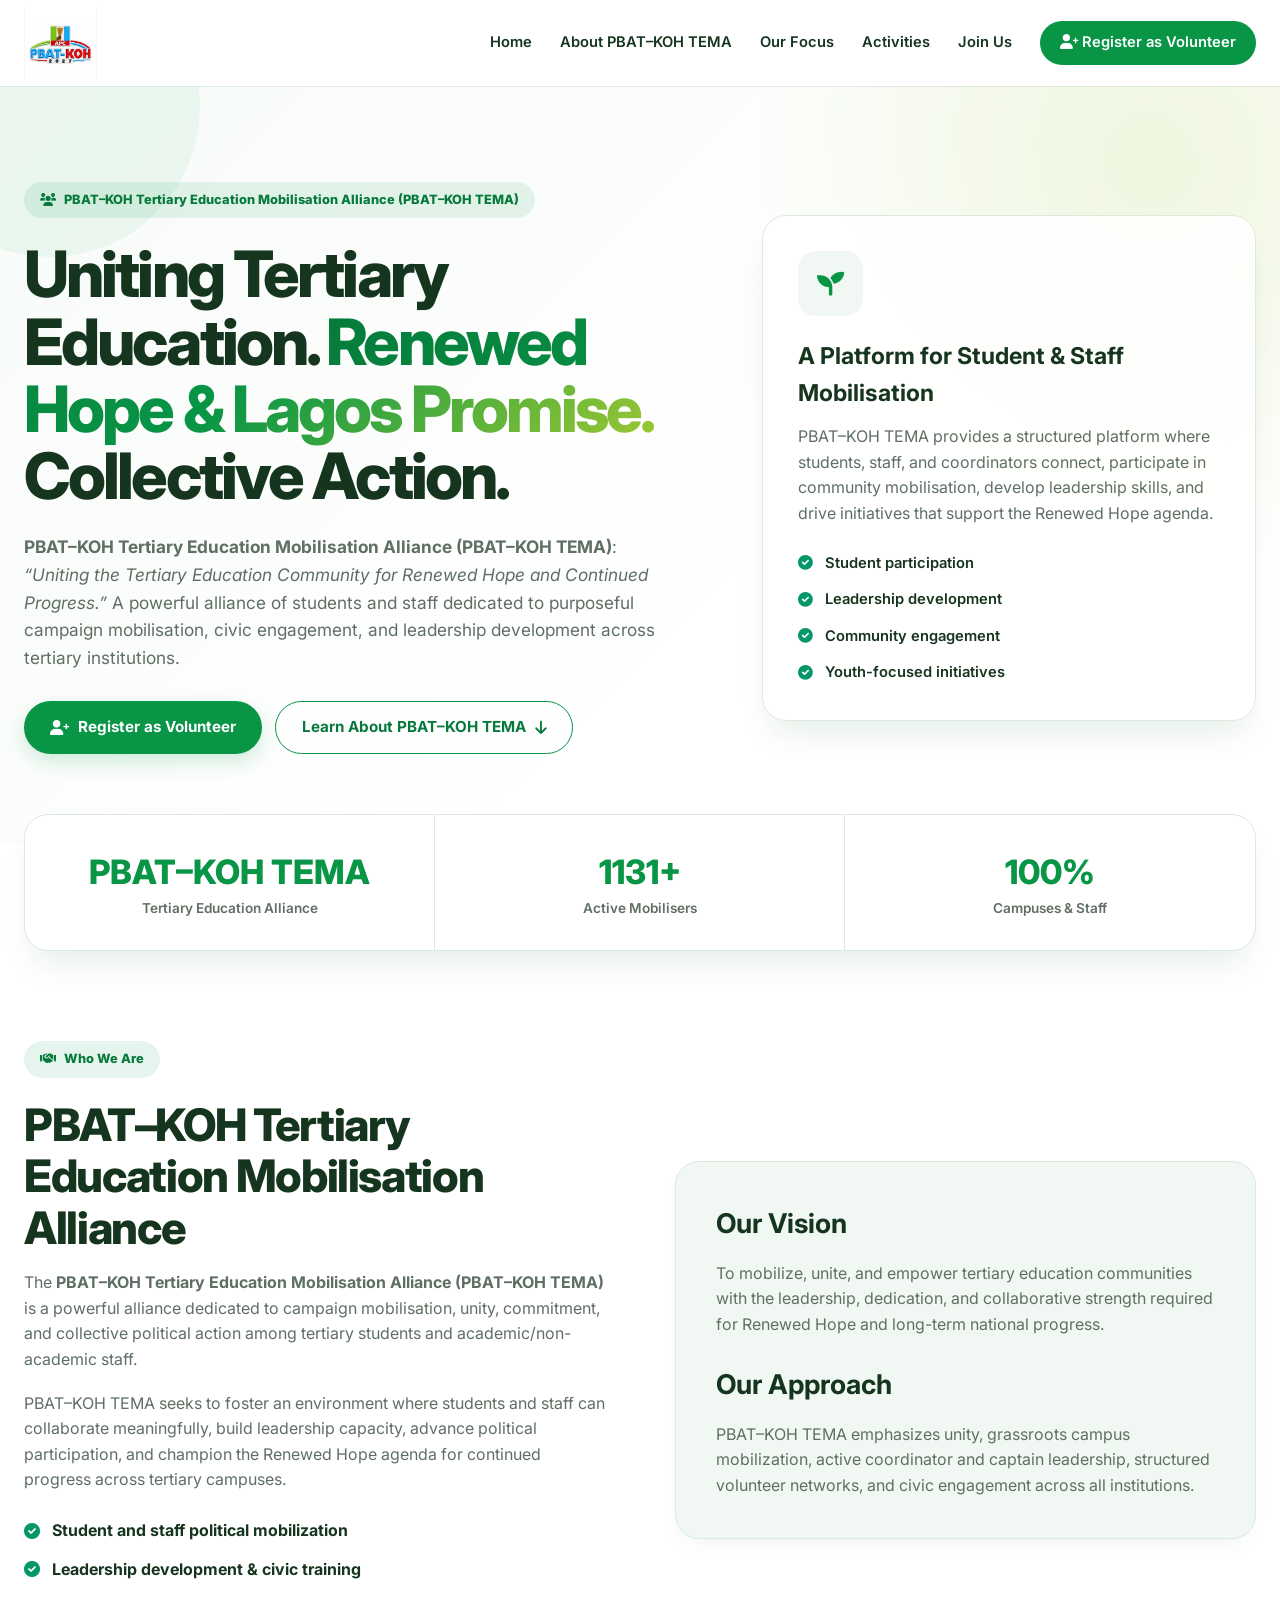
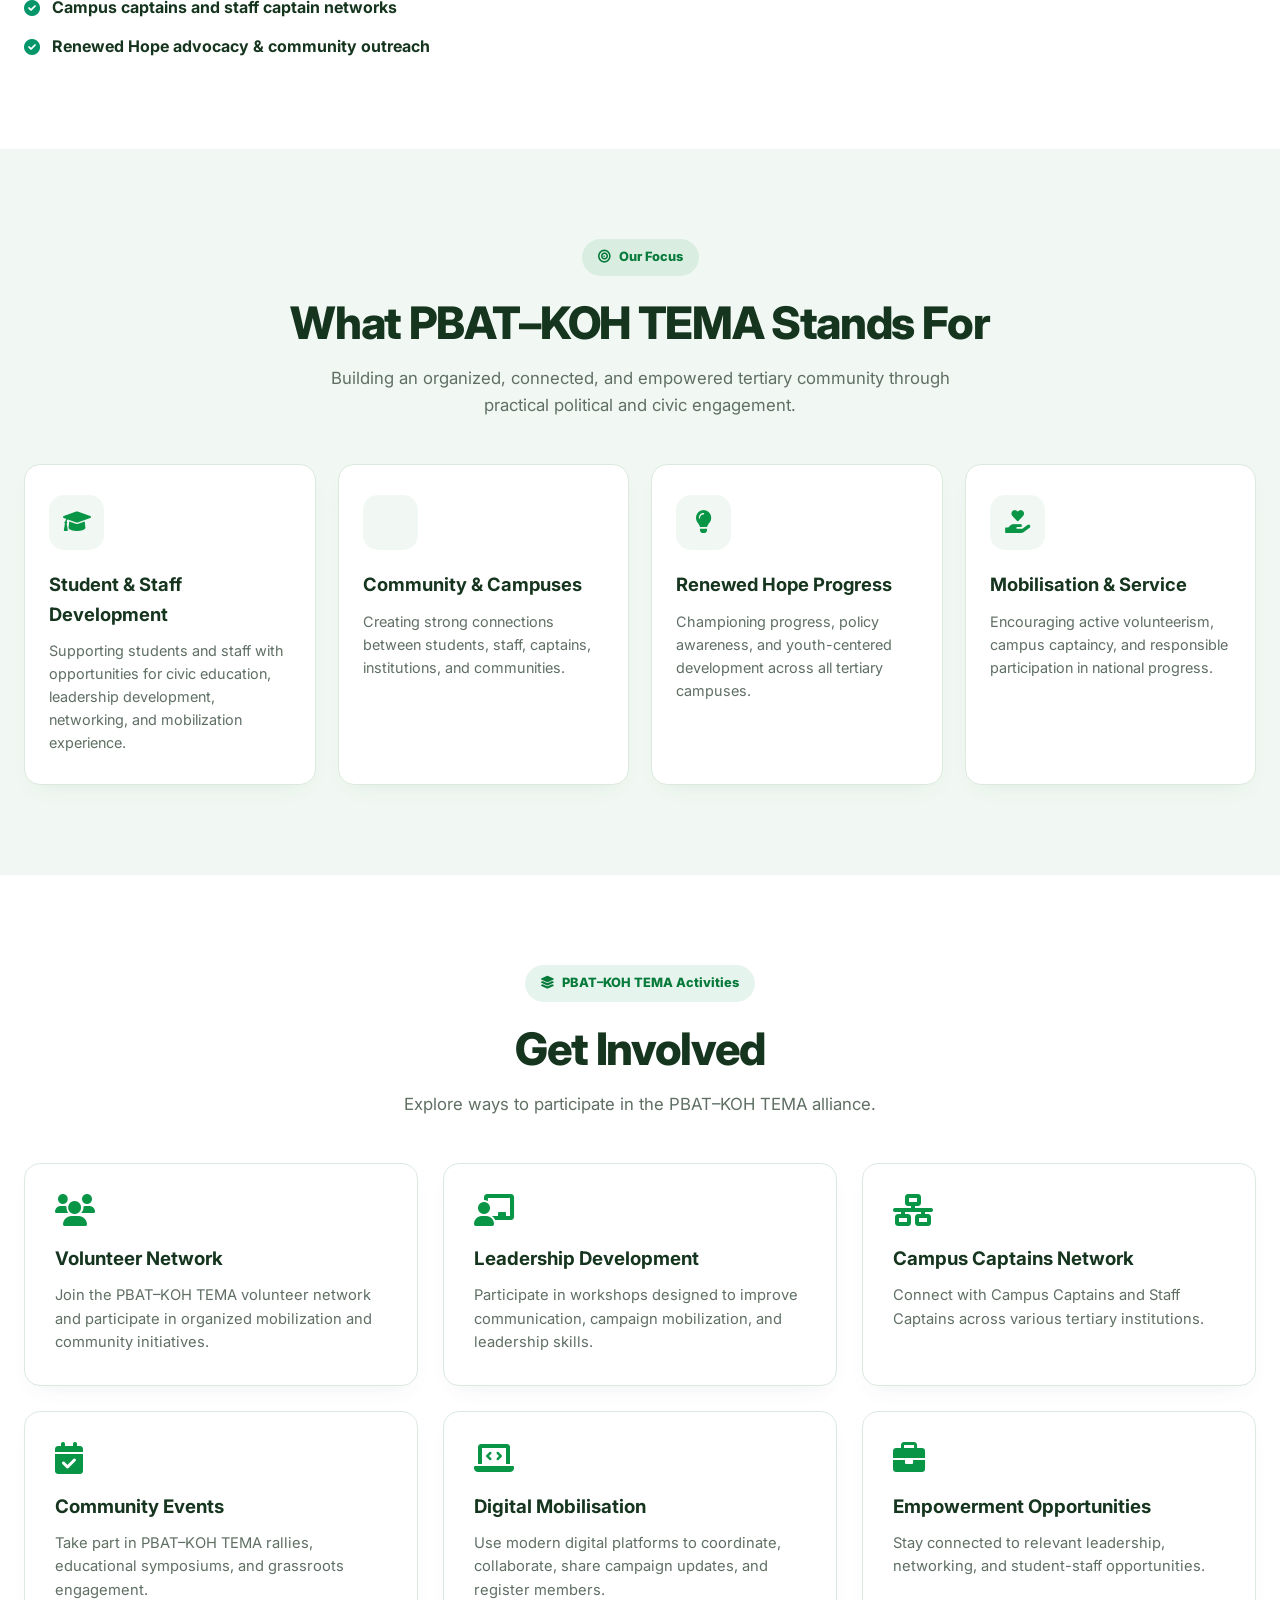
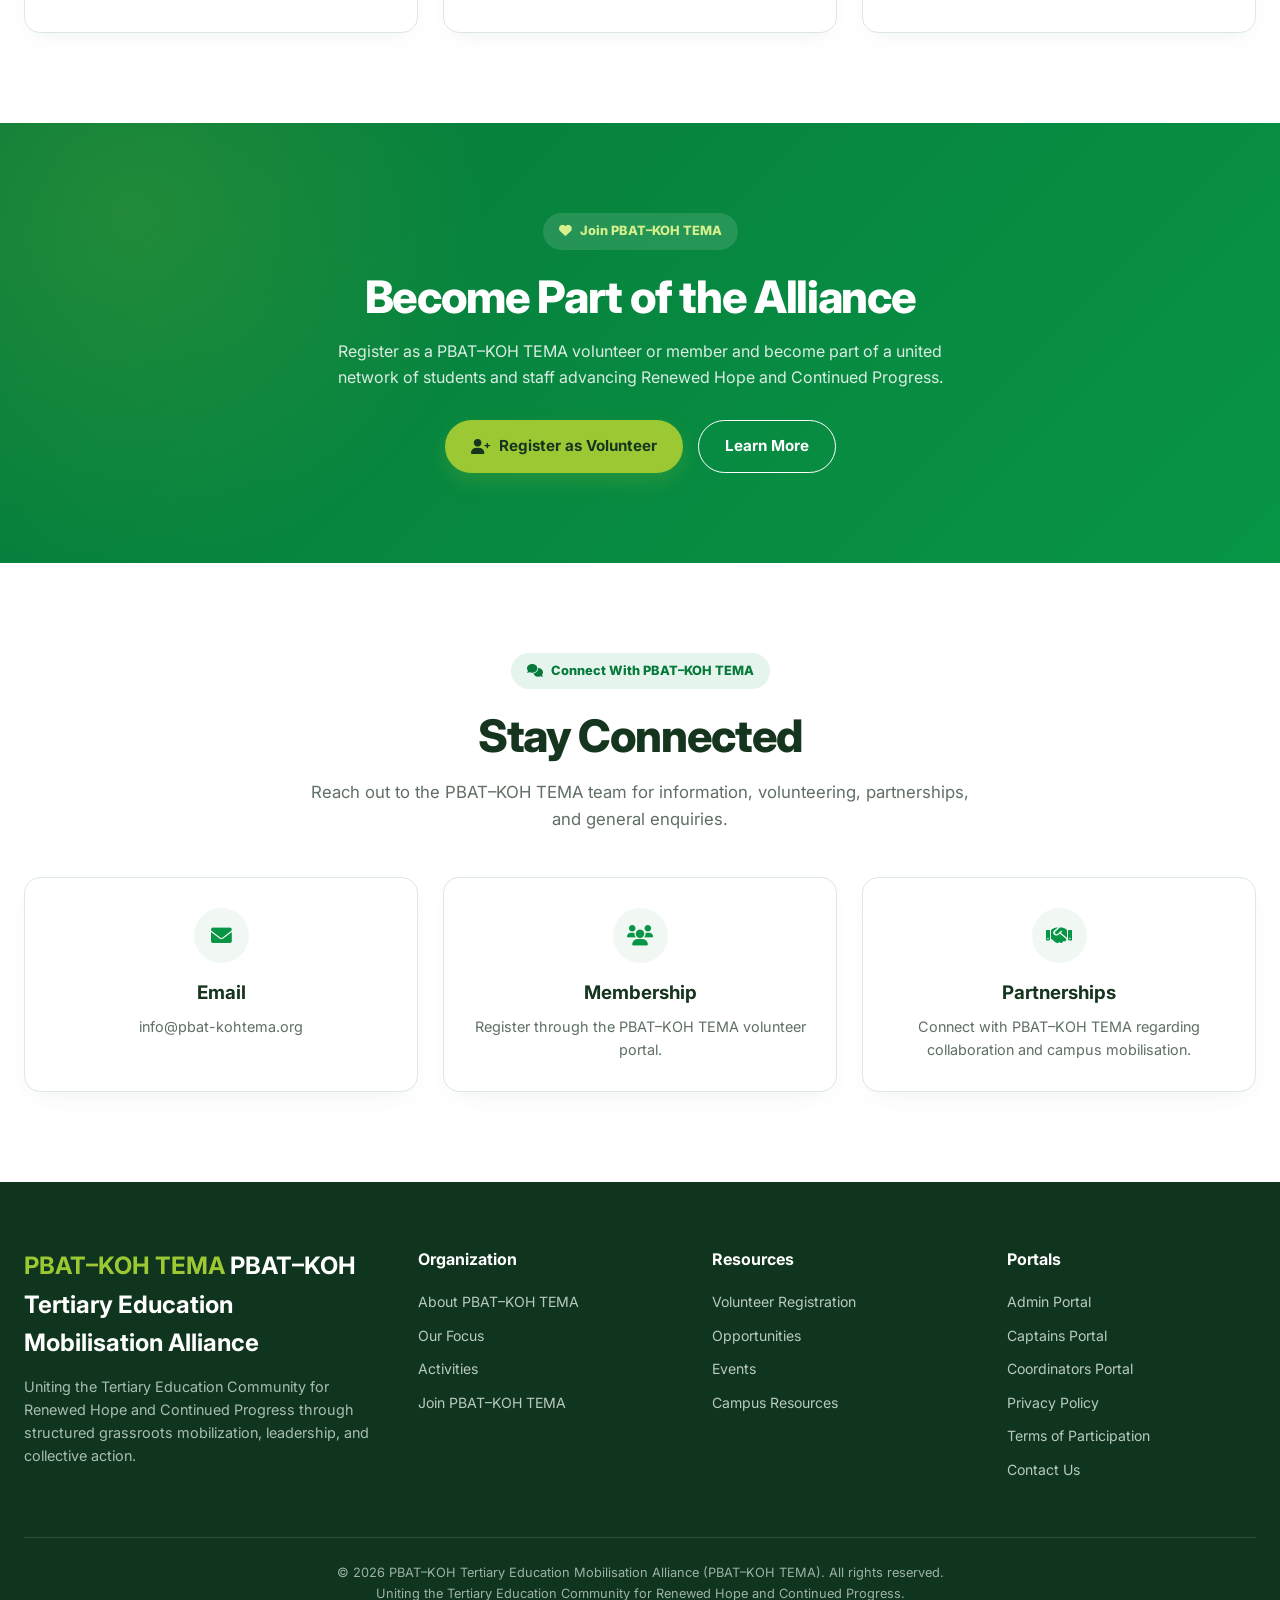
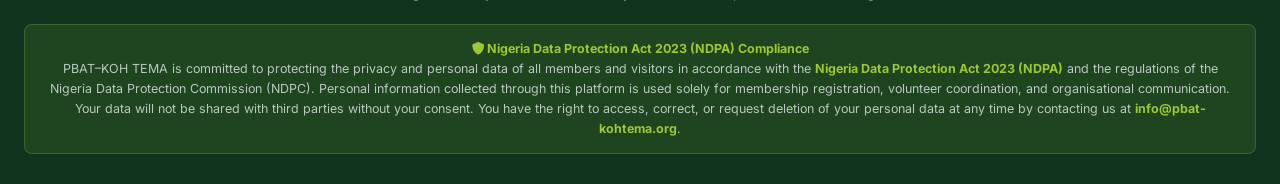
<file: index.html>
<!DOCTYPE html>
<html lang="en">
<head>
    <meta charset="UTF-8">
    <meta name="viewport" content="width=device-width, initial-scale=1.0, user-scalable=yes">

    <title>PBAT–KOH TEMA | PBAT–KOH Tertiary Education Mobilisation Alliance</title>

    <link href="https://fonts.googleapis.com/css2?family=Inter:opsz,wght@14..32,300;400;500;600;700;800&display=swap" rel="stylesheet">
    <link rel="stylesheet" href="https://cdnjs.cloudflare.com/ajax/libs/font-awesome/6.0.0-beta3/css/all.min.css">

    <link
        rel="shortcut icon"
        href="./media/WhatsApp Image 2026-08-18 at 5.51.36 AM.jpeg"
        type="image/x-icon"
    >

    <style>
        * {
            margin: 0;
            padding: 0;
            box-sizing: border-box;
        }

        html {
            scroll-behavior: smooth;
        }

        body {
            font-family: "Inter", sans-serif;
            background: #ffffff;
            color: var(--text-dark);
            line-height: 1.6;
            overflow-x: hidden;
        }

        :root {
            --primary-dark: #089546;
            --accent-green: #067A3A;
            --accent-lime: #9CC833;

            --text-dark: #16351F;
            --text-muted: #5F6F64;

            --border-light: #DCE9DF;
            --light-green: #F1F8F3;
            --lighter-green: #F7FBF8;

            --error-red: #dc2626;
            --success-green: #059669;

            --white: #ffffff;

            --shadow-card:
                0 20px 35px -12px rgba(0, 90, 45, 0.12);

            --shadow-small:
                0 10px 25px -12px rgba(0, 90, 45, 0.10);

            --radius-lg: 1.5rem;
            --radius-md: 1rem;
            --radius-sm: .75rem;
        }

        .container {
            width: min(1280px, calc(100% - 48px));
            margin: 0 auto;
        }

        .section {
            padding: 90px 0;
        }

        .section-title {
            font-size: clamp(2rem, 4vw, 2.8rem);
            line-height: 1.15;
            font-weight: 800;
            color: var(--text-dark);
            margin-bottom: 16px;
            letter-spacing: -0.03em;
        }

        .section-subtitle {
            color: var(--text-muted);
            font-size: 1.05rem;
            max-width: 680px;
            margin: 0 auto 45px;
        }

        .text-gradient {
            background: linear-gradient(
                135deg,
                var(--accent-green),
                var(--primary-dark),
                var(--accent-lime)
            );
            -webkit-background-clip: text;
            background-clip: text;
            color: transparent;
        }

        /* =========================
           BUTTONS
        ========================= */

        .btn {
            display: inline-flex;
            align-items: center;
            justify-content: center;
            gap: 9px;
            padding: 13px 26px;
            border-radius: 50px;
            border: none;
            text-decoration: none;
            font-size: .95rem;
            font-weight: 700;
            cursor: pointer;
            transition: .25s ease;
        }

        .btn-primary {
            background: var(--primary-dark);
            color: #fff;
            box-shadow: 0 8px 20px rgba(8, 149, 70, .18);
        }

        .btn-primary:hover {
            background: var(--accent-green);
            transform: translateY(-3px);
            box-shadow: 0 15px 25px rgba(8, 149, 70, .25);
        }

        .btn-accent {
            background: var(--accent-lime);
            color: var(--text-dark);
            box-shadow: 0 8px 20px rgba(156, 200, 51, .2);
        }

        .btn-accent:hover {
            background: var(--primary-dark);
            color: #fff;
            transform: translateY(-3px);
        }

        .btn-outline {
            background: transparent;
            color: var(--accent-green);
            border: 1.5px solid var(--primary-dark);
        }

        .btn-outline:hover {
            background: var(--primary-dark);
            color: #fff;
            transform: translateY(-3px);
        }

        /* =========================
           HEADER
        ========================= */

        header {
            position: sticky;
            top: 0;
            z-index: 1000;
            background: rgba(255,255,255,.96);
            backdrop-filter: blur(12px);
            border-bottom: 1px solid var(--border-light);
        }

        .navbar {
            min-height: 86px;
            display: flex;
            align-items: center;
            justify-content: space-between;
            gap: 30px;
            position: relative;
        }

        .logo {
            display: flex;
            align-items: center;
        }

        .logo img {
            width: auto;
            height: 72px;
            max-width: 190px;
            object-fit: contain;
        }

        .nav-links {
            display: flex;
            align-items: center;
            gap: 28px;
        }

        .nav-links a {
            text-decoration: none;
            color: var(--text-dark);
            font-weight: 600;
            font-size: .92rem;
            transition: .2s ease;
        }

        .nav-links a:hover {
            color: var(--primary-dark);
        }

        .nav-links .btn-nav {
            background: var(--primary-dark);
            color: #fff;
            padding: 10px 20px;
            border-radius: 50px;
        }

        .nav-links .btn-nav:hover {
            background: var(--accent-green);
            color: #fff;
        }

        .admin-link {
            border: 1.5px solid var(--border-light);
            padding: 9px 19px;
            border-radius: 50px;
        }

        .admin-link:hover {
            border-color: var(--primary-dark);
            background: var(--light-green);
        }

        .mobile-menu {
            display: none;
            font-size: 1.7rem;
            color: var(--accent-green);
            cursor: pointer;
        }

        /* =========================
           HERO
        ========================= */

        .hero {
            position: relative;
            overflow: hidden;
            padding: 95px 0 90px;
            background:
                radial-gradient(
                    circle at 90% 10%,
                    rgba(156, 200, 51, .16),
                    transparent 30%
                ),
                linear-gradient(
                    135deg,
                    var(--lighter-green),
                    #ffffff 60%
                );
        }

        .hero::before {
            content: "";
            position: absolute;
            width: 300px;
            height: 300px;
            border-radius: 50%;
            background: rgba(8,149,70,.06);
            top: -130px;
            left: -100px;
        }

        .hero-grid {
            position: relative;
            display: grid;
            grid-template-columns: 1.15fr .85fr;
            align-items: center;
            gap: 70px;
        }

        .hero-badge {
            display: inline-flex;
            align-items: center;
            gap: 8px;
            background: rgba(8,149,70,.10);
            color: var(--accent-green);
            padding: 8px 16px;
            border-radius: 50px;
            font-size: .8rem;
            font-weight: 800;
            margin-bottom: 22px;
        }

        .hero-content h1 {
            font-size: clamp(2.5rem, 5vw, 4.5rem);
            line-height: 1.05;
            letter-spacing: -0.045em;
            color: var(--text-dark);
            font-weight: 800;
            margin-bottom: 24px;
        }

        .hero-content p {
            max-width: 650px;
            color: var(--text-muted);
            font-size: 1.08rem;
            margin-bottom: 30px;
        }

        .hero-buttons {
            display: flex;
            flex-wrap: wrap;
            gap: 13px;
        }

        /* =========================
           HERO INFO CARD
        ========================= */

        .hero-panel {
            background: rgba(255,255,255,.82);
            border: 1px solid var(--border-light);
            border-radius: var(--radius-lg);
            padding: 35px;
            box-shadow: var(--shadow-card);
            backdrop-filter: blur(10px);
        }

        .hero-panel-icon {
            width: 65px;
            height: 65px;
            display: flex;
            align-items: center;
            justify-content: center;
            border-radius: 18px;
            background: var(--light-green);
            color: var(--primary-dark);
            font-size: 1.7rem;
            margin-bottom: 22px;
        }

        .hero-panel h3 {
            font-size: 1.45rem;
            margin-bottom: 12px;
        }

        .hero-panel p {
            color: var(--text-muted);
            margin-bottom: 25px;
        }

        .hero-points {
            display: grid;
            gap: 13px;
        }

        .hero-point {
            display: flex;
            align-items: center;
            gap: 12px;
            font-size: .92rem;
            font-weight: 600;
        }

        .hero-point i {
            color: var(--success-green);
        }

        /* =========================
           STATS
        ========================= */

        .stats-section {
            margin-top: -30px;
            position: relative;
            z-index: 5;
        }

        .stats-grid {
            display: grid;
            grid-template-columns: repeat(3, 1fr);
            background: #fff;
            border: 1px solid var(--border-light);
            border-radius: var(--radius-lg);
            box-shadow: var(--shadow-card);
            overflow: hidden;
        }

        .stat-item {
            text-align: center;
            padding: 30px 20px;
            border-right: 1px solid var(--border-light);
        }

        .stat-item:last-child {
            border-right: none;
        }

        .stat-number {
            font-size: 2.1rem;
            font-weight: 800;
            color: var(--primary-dark);
        }

        .stat-label {
            color: var(--text-muted);
            font-size: .85rem;
            font-weight: 600;
        }

        /* =========================
           ABOUT
        ========================= */

        .about-grid {
            display: grid;
            grid-template-columns: 1fr 1fr;
            align-items: center;
            gap: 70px;
        }

        .about-content p {
            color: var(--text-muted);
            margin-bottom: 18px;
            font-size: 1rem;
        }

        .about-list {
            display: grid;
            gap: 13px;
            margin-top: 25px;
        }

        .about-list div {
            display: flex;
            align-items: center;
            gap: 12px;
            font-weight: 700;
        }

        .about-list i {
            color: var(--success-green);
        }

        .about-card {
            background: var(--light-green);
            border: 1px solid var(--border-light);
            padding: 40px;
            border-radius: var(--radius-lg);
            box-shadow: var(--shadow-small);
        }

        .about-card h3 {
            font-size: 1.7rem;
            margin-bottom: 15px;
        }

        .about-card p {
            color: var(--text-muted);
        }

        /* =========================
           MISSION / FOCUS
        ========================= */

        .focus-section {
            background: var(--light-green);
        }

        .center-heading {
            text-align: center;
        }

        .focus-grid {
            display: grid;
            grid-template-columns: repeat(4, 1fr);
            gap: 22px;
        }

        .focus-card {
            background: #fff;
            padding: 30px 24px;
            border: 1px solid var(--border-light);
            border-radius: var(--radius-md);
            box-shadow: var(--shadow-small);
            transition: .25s ease;
        }

        .focus-card:hover {
            transform: translateY(-7px);
            box-shadow: var(--shadow-card);
            border-color: rgba(8,149,70,.35);
        }

        .focus-icon {
            width: 55px;
            height: 55px;
            display: flex;
            align-items: center;
            justify-content: center;
            border-radius: 15px;
            background: var(--light-green);
            color: var(--primary-dark);
            font-size: 1.4rem;
            margin-bottom: 20px;
        }

        .focus-card h3 {
            font-size: 1.15rem;
            margin-bottom: 10px;
        }

        .focus-card p {
            color: var(--text-muted);
            font-size: .9rem;
        }

        /* =========================
           ACTIVITIES
        ========================= */

        .activities-grid {
            display: grid;
            grid-template-columns: repeat(3, 1fr);
            gap: 25px;
        }

        .activity-card {
            padding: 30px;
            background: #fff;
            border: 1px solid var(--border-light);
            border-radius: var(--radius-md);
            box-shadow: var(--shadow-small);
        }

        .activity-card i {
            color: var(--primary-dark);
            font-size: 2rem;
            margin-bottom: 18px;
        }

        .activity-card h3 {
            margin-bottom: 10px;
        }

        .activity-card p {
            color: var(--text-muted);
            font-size: .92rem;
        }

        /* =========================
           JOIN
        ========================= */

        .join-section {
            background:
                radial-gradient(
                    circle at 10% 20%,
                    rgba(156,200,51,.18),
                    transparent 30%
                ),
                linear-gradient(
                    135deg,
                    var(--accent-green),
                    var(--primary-dark)
                );
            color: #fff;
        }

        .join-box {
            max-width: 820px;
            margin: auto;
            text-align: center;
        }

        .join-box .hero-badge {
            background: rgba(255,255,255,.12);
            color: #d7f08d;
        }

        .join-box h2 {
            color: #fff;
        }

        .join-box p {
            color: rgba(255,255,255,.85);
            max-width: 650px;
            margin: 0 auto 30px;
        }

        .join-buttons {
            display: flex;
            justify-content: center;
            flex-wrap: wrap;
            gap: 15px;
        }

        /* =========================
           CONTACT
        ========================= */

        .contact-grid {
            display: grid;
            grid-template-columns: repeat(3, 1fr);
            gap: 25px;
        }

        .contact-card {
            text-align: center;
            padding: 30px 20px;
            border: 1px solid var(--border-light);
            border-radius: var(--radius-md);
            background: #fff;
            box-shadow: var(--shadow-small);
        }

        .contact-card i {
            width: 55px;
            height: 55px;
            display: inline-flex;
            align-items: center;
            justify-content: center;
            border-radius: 50%;
            background: var(--light-green);
            color: var(--primary-dark);
            font-size: 1.3rem;
            margin-bottom: 15px;
        }

        .contact-card h3 {
            margin-bottom: 7px;
        }

        .contact-card p {
            color: var(--text-muted);
            font-size: .9rem;
        }

        /* =========================
           FOOTER
        ========================= */

        .footer {
            background: #10351f;
            color: #dce9df;
            padding: 65px 0 30px;
        }

        .footer-grid {
            display: grid;
            grid-template-columns: 1.4fr 1fr 1fr 1fr;
            gap: 45px;
            margin-bottom: 45px;
        }

        .footer-brand h3 {
            color: #fff;
            font-size: 1.5rem;
            margin-bottom: 12px;
        }

        .footer-brand span {
            color: var(--accent-lime);
        }

        .footer-brand p {
            color: #a9bdb0;
            font-size: .9rem;
            max-width: 360px;
        }

        .footer-column h4 {
            color: #fff;
            margin-bottom: 18px;
        }

        .footer-column a {
            display: block;
            color: #b9c9bf;
            text-decoration: none;
            font-size: .88rem;
            margin-bottom: 11px;
            transition: .2s;
        }

        .footer-column a:hover {
            color: var(--accent-lime);
        }

        .copyright {
            border-top: 1px solid rgba(255,255,255,.12);
            padding-top: 25px;
            text-align: center;
            color: #9db1a4;
            font-size: .8rem;
        }

        .ndpa-notice {
            margin-top: 20px;
            padding: 14px 20px;
            background: rgba(156, 200, 51, 0.10);
            border: 1px solid rgba(156, 200, 51, 0.25);
            border-radius: 8px;
            color: #b9c9bf;
            font-size: .78rem;
            line-height: 1.6;
            text-align: center;
        }

        .ndpa-notice strong {
            color: var(--accent-lime);
        }

        /* =========================
           RESPONSIVE
        ========================= */

        @media (max-width: 1050px) {
            .hero-grid,
            .about-grid {
                gap: 45px;
            }

            .focus-grid {
                grid-template-columns: repeat(2, 1fr);
            }

            .footer-grid {
                grid-template-columns: repeat(2, 1fr);
            }
        }

        @media (max-width: 850px) {
            .container {
                width: min(100% - 32px, 700px);
            }

            .navbar {
                min-height: 78px;
            }

            .logo img {
                height: 60px;
                max-width: 160px;
            }

            .mobile-menu {
                display: block;
            }

            .nav-links {
                display: none;
                position: absolute;
                top: 76px;
                left: 0;
                right: 0;
                flex-direction: column;
                align-items: stretch;
                gap: 8px;
                padding: 18px;
                background: #fff;
                border: 1px solid var(--border-light);
                border-radius: 18px;
                box-shadow: var(--shadow-card);
            }

            .nav-links.active {
                display: flex;
            }

            .nav-links a {
                padding: 12px;
                text-align: center;
            }

            .hero {
                padding: 65px 0 75px;
            }

            .hero-grid,
            .about-grid {
                grid-template-columns: 1fr;
            }

            .hero-panel {
                max-width: 650px;
                width: 100%;
                margin: auto;
            }

            .stats-grid {
                grid-template-columns: 1fr;
            }

            .stat-item {
                border-right: none;
                border-bottom: 1px solid var(--border-light);
            }

            .stat-item:last-child {
                border-bottom: none;
            }

            .activities-grid,
            .contact-grid {
                grid-template-columns: 1fr 1fr;
            }
        }

        @media (max-width: 600px) {
            .section {
                padding: 65px 0;
            }

            .hero-content h1 {
                font-size: 2.45rem;
            }

            .hero-buttons,
            .join-buttons {
                flex-direction: column;
            }

            .hero-buttons .btn,
            .join-buttons .btn {
                width: 100%;
            }

            .focus-grid,
            .activities-grid,
            .contact-grid,
            .footer-grid {
                grid-template-columns: 1fr;
            }

            .about-card {
                padding: 28px;
            }

            .hero-panel {
                padding: 28px;
            }
        }
    </style>
</head>

<body>

    <!-- =========================
         HEADER
    ========================= -->

    <header>
        <div class="container">
            <nav class="navbar">

                <a href="index.html" class="logo">
                    <img
                        src="./media/9e014b49-9063-4fb6-8bac-6e89aa1b1758.jpeg"
                        alt="PBAT–KOH Tertiary Education Mobilisation Alliance Logo"
                    >
                </a>

                <button
                    class="mobile-menu"
                    id="mobile-menu"
                    aria-label="Open navigation"
                    aria-expanded="false"
                >
                    <i class="fas fa-bars"></i>
                </button>

                <div class="nav-links" id="nav-links">
                    <a href="index.html">Home</a>
                    <a href="#about">About PBAT–KOH TEMA</a>
                    <a href="#focus">Our Focus</a>
                    <a href="#activities">Activities</a>
                    <a href="#join">Join Us</a>

                    <a href="form.html" class="btn-nav">
                        <i class="fas fa-user-plus"></i>
                        Register as Volunteer
                    </a>

                    <!-- <a href="captain/login.html" class="admin-link" style="color: var(--primary-dark); font-weight: 700;">
                        <i class="fas fa-crown"></i>
                        Captain Portal
                    </a>

                    <a href="admin/login.html" class="admin-link">
                        <i class="fas fa-lock"></i>
                        Admin
                    </a> -->
                </div>

            </nav>
        </div>
    </header>


    <main>

        <!-- =========================
             HERO
        ========================= -->

        <section class="hero">

            <div class="container">

                <div class="hero-grid">

                    <div class="hero-content">

                        <span class="hero-badge">
                            <i class="fas fa-users"></i>
                            PBAT–KOH Tertiary Education Mobilisation Alliance (PBAT–KOH TEMA)
                        </span>

                        <h1>
                            Uniting Tertiary Education.
                            <span class="text-gradient">
                                Renewed Hope & Lagos Promise.
                            </span>
                            Collective Action.
                        </h1>

                        <p>
                            <strong>PBAT–KOH Tertiary Education Mobilisation Alliance (PBAT–KOH TEMA)</strong>:
                            <em>“Uniting the Tertiary Education Community for Renewed Hope and Continued Progress.”</em>
                            A powerful alliance of students and staff dedicated to purposeful campaign mobilisation,
                            civic engagement, and leadership development across tertiary institutions.
                        </p>

                        <div class="hero-buttons">

                            <a href="form.html" class="btn btn-primary">
                                <i class="fas fa-user-plus"></i>
                                Register as Volunteer
                            </a>

                            <a href="#about" class="btn btn-outline">
                                Learn About PBAT–KOH TEMA
                                <i class="fas fa-arrow-down"></i>
                            </a>

                        </div>

                    </div>


                    <div class="hero-panel">

                        <div class="hero-panel-icon">
                            <i class="fas fa-seedling"></i>
                        </div>

                        <h3>
                            A Platform for Student & Staff Mobilisation
                        </h3>

                        <p>
                            PBAT–KOH TEMA provides a structured platform where students,
                            staff, and coordinators connect, participate in
                            community mobilisation, develop leadership skills,
                            and drive initiatives that support the Renewed Hope agenda.
                        </p>

                        <div class="hero-points">

                            <div class="hero-point">
                                <i class="fas fa-circle-check"></i>
                                Student participation
                            </div>

                            <div class="hero-point">
                                <i class="fas fa-circle-check"></i>
                                Leadership development
                            </div>

                            <div class="hero-point">
                                <i class="fas fa-circle-check"></i>
                                Community engagement
                            </div>

                            <div class="hero-point">
                                <i class="fas fa-circle-check"></i>
                                Youth-focused initiatives
                            </div>

                        </div>

                    </div>

                </div>

            </div>

        </section>


        <!-- =========================
             STATS
        ========================= -->

        <section class="stats-section">

            <div class="container">

                <div class="stats-grid">

                    <div class="stat-item">
                        <div class="stat-number">
                            PBAT–KOH TEMA
                        </div>
                        <div class="stat-label">
                            Tertiary Education Alliance
                        </div>
                    </div>

                    <div class="stat-item">
                        <div class="stat-number">
                            1131+
                        </div>
                        <div class="stat-label">
                            Active Mobilisers
                        </div>
                    </div>

                    <div class="stat-item">
                        <div class="stat-number">
                            100%
                        </div>
                        <div class="stat-label">
                            Campuses & Staff
                        </div>
                    </div>

                </div>

            </div>

        </section>


        <!-- =========================
             ABOUT
        ========================= -->

        <section class="section" id="about">

            <div class="container">

                <div class="about-grid">

                    <div class="about-content">

                        <span class="hero-badge">
                            <i class="fas fa-handshake"></i>
                            Who We Are
                        </span>

                        <h2 class="section-title">
                            PBAT–KOH Tertiary Education Mobilisation Alliance
                        </h2>

                        <p>
                            The <strong>PBAT–KOH Tertiary Education Mobilisation Alliance (PBAT–KOH TEMA)</strong> is a powerful alliance dedicated to campaign mobilisation, unity, commitment, and collective political action among tertiary students and academic/non-academic staff.
                        </p>

                        <p>
                            PBAT–KOH TEMA seeks to foster an environment where students and staff can collaborate meaningfully, build leadership capacity, advance political participation, and champion the Renewed Hope agenda for continued progress across tertiary campuses.
                        </p>

                        <div class="about-list">

                            <div>
                                <i class="fas fa-circle-check"></i>
                                Student and staff political mobilization
                            </div>

                            <div>
                                <i class="fas fa-circle-check"></i>
                                Leadership development & civic training
                            </div>

                            <div>
                                <i class="fas fa-circle-check"></i>
                                Campus captains and staff captain networks
                            </div>

                            <div>
                                <i class="fas fa-circle-check"></i>
                                Renewed Hope advocacy & community outreach
                            </div>

                        </div>

                    </div>


                    <div class="about-card">

                        <h3>
                            Our Vision
                        </h3>

                        <p>
                            To mobilize, unite, and empower tertiary education communities with the leadership, dedication, and collaborative strength required for Renewed Hope and long-term national progress.
                        </p>

                        <br>

                        <h3>
                            Our Approach
                        </h3>

                        <p>
                            PBAT–KOH TEMA emphasizes unity, grassroots campus mobilization, active coordinator and captain leadership, structured volunteer networks, and civic engagement across all institutions.
                        </p>

                    </div>

                </div>

            </div>

        </section>


        <!-- =========================
             FOCUS
        ========================= -->

        <section class="section focus-section" id="focus">

            <div class="container">

                <div class="center-heading">

                    <span class="hero-badge">
                        <i class="fas fa-bullseye"></i>
                        Our Focus
                    </span>

                    <h2 class="section-title">
                        What PBAT–KOH TEMA Stands For
                    </h2>

                    <p class="section-subtitle">
                        Building an organized, connected, and empowered
                        tertiary community through practical political and civic engagement.
                    </p>

                </div>


                <div class="focus-grid">

                    <div class="focus-card">

                        <div class="focus-icon">
                            <i class="fas fa-graduation-cap"></i>
                        </div>

                        <h3>
                            Student & Staff Development
                        </h3>

                        <p>
                            Supporting students and staff with opportunities for
                            civic education, leadership development,
                            networking, and mobilization experience.
                        </p>

                    </div>


                    <div class="focus-card">

                        <div class="focus-icon">
                            <i class="fas fa-people-group"></i>
                        </div>

                        <h3>
                            Community & Campuses
                        </h3>

                        <p>
                            Creating strong connections between students,
                            staff, captains, institutions, and communities.
                        </p>

                    </div>


                    <div class="focus-card">

                        <div class="focus-icon">
                            <i class="fas fa-lightbulb"></i>
                        </div>

                        <h3>
                            Renewed Hope Progress
                        </h3>

                        <p>
                            Championing progress, policy awareness, and youth-centered
                            development across all tertiary campuses.
                        </p>

                    </div>


                    <div class="focus-card">

                        <div class="focus-icon">
                            <i class="fas fa-hand-holding-heart"></i>
                        </div>

                        <h3>
                            Mobilisation & Service
                        </h3>

                        <p>
                            Encouraging active volunteerism, campus captaincy,
                            and responsible participation in national progress.
                        </p>

                    </div>

                </div>

            </div>

        </section>


        <!-- =========================
             ACTIVITIES
        ========================= -->

        <section class="section" id="activities">

            <div class="container">

                <div class="center-heading">

                    <span class="hero-badge">
                        <i class="fas fa-layer-group"></i>
                        PBAT–KOH TEMA Activities
                    </span>

                    <h2 class="section-title">
                        Get Involved
                    </h2>

                    <p class="section-subtitle">
                        Explore ways to participate in the PBAT–KOH TEMA alliance.
                    </p>

                </div>


                <div class="activities-grid">

                    <div class="activity-card">

                        <i class="fas fa-users"></i>

                        <h3>
                            Volunteer Network
                        </h3>

                        <p>
                            Join the PBAT–KOH TEMA volunteer network and participate
                            in organized mobilization and community initiatives.
                        </p>

                    </div>


                    <div class="activity-card">

                        <i class="fas fa-chalkboard-user"></i>

                        <h3>
                            Leadership Development
                        </h3>

                        <p>
                            Participate in workshops designed to improve
                            communication, campaign mobilization, and leadership skills.
                        </p>

                    </div>


                    <div class="activity-card">

                        <i class="fas fa-network-wired"></i>

                        <h3>
                            Campus Captains Network
                        </h3>

                        <p>
                            Connect with Campus Captains and Staff Captains across
                            various tertiary institutions.
                        </p>

                    </div>


                    <div class="activity-card">

                        <i class="fas fa-calendar-check"></i>

                        <h3>
                            Community Events
                        </h3>

                        <p>
                            Take part in PBAT–KOH TEMA rallies, educational symposiums,
                            and grassroots engagement.
                        </p>

                    </div>


                    <div class="activity-card">

                        <i class="fas fa-laptop-code"></i>

                        <h3>
                            Digital Mobilisation
                        </h3>

                        <p>
                            Use modern digital platforms to coordinate, collaborate,
                            share campaign updates, and register members.
                        </p>

                    </div>


                    <div class="activity-card">

                        <i class="fas fa-briefcase"></i>

                        <h3>
                            Empowerment Opportunities
                        </h3>

                        <p>
                            Stay connected to relevant leadership,
                            networking, and student-staff opportunities.
                        </p>

                    </div>

                </div>

            </div>

        </section>


        <!-- =========================
             JOIN
        ========================= -->

        <section class="section join-section" id="join">

            <div class="container">

                <div class="join-box">

                    <span class="hero-badge">
                        <i class="fas fa-heart"></i>
                        Join PBAT–KOH TEMA
                    </span>

                    <h2 class="section-title">
                        Become Part of the Alliance
                    </h2>

                    <p>
                        Register as a PBAT–KOH TEMA volunteer or member and become part of a
                        united network of students and staff advancing
                        Renewed Hope and Continued Progress.
                    </p>

                    <div class="join-buttons">

                        <a href="form.html" class="btn btn-accent">
                            <i class="fas fa-user-plus"></i>
                            Register as Volunteer
                        </a>

                        <a href="#about" class="btn btn-outline"
                           style="border-color:#fff;color:#fff;">
                            Learn More
                        </a>

                    </div>

                </div>

            </div>

        </section>


        <!-- =========================
             CONTACT
        ========================= -->

        <section class="section">

            <div class="container">

                <div class="center-heading">

                    <span class="hero-badge">
                        <i class="fas fa-comments"></i>
                        Connect With PBAT–KOH TEMA
                    </span>

                    <h2 class="section-title">
                        Stay Connected
                    </h2>

                    <p class="section-subtitle">
                        Reach out to the PBAT–KOH TEMA team for information,
                        volunteering, partnerships, and general enquiries.
                    </p>

                </div>


                <div class="contact-grid">

                    <div class="contact-card">

                        <i class="fas fa-envelope"></i>

                        <h3>
                            Email
                        </h3>

                        <p>
                            info@pbat-kohtema.org
                        </p>

                    </div>


                    <div class="contact-card">

                        <i class="fas fa-users"></i>

                        <h3>
                            Membership
                        </h3>

                        <p>
                            Register through the PBAT–KOH TEMA volunteer portal.
                        </p>

                    </div>


                    <div class="contact-card">

                        <i class="fas fa-handshake"></i>

                        <h3>
                            Partnerships
                        </h3>

                        <p>
                            Connect with PBAT–KOH TEMA regarding collaboration
                            and campus mobilisation.
                        </p>

                    </div>

                </div>

            </div>

        </section>

    </main>


    <!-- =========================
         FOOTER
    ========================= -->

    <footer class="footer">

        <div class="container">

            <div class="footer-grid">

                <div class="footer-brand">

                    <h3>
                        <span> PBAT–KOH TEMA </span> 
                        PBAT–KOH Tertiary Education Mobilisation Alliance
                    </h3>

                    <p>
                        Uniting the Tertiary Education Community for Renewed Hope and Continued Progress through structured grassroots mobilization, leadership, and collective action.
                    </p>

                </div>


                <div class="footer-column">

                    <h4>
                        Organization
                    </h4>

                    <a href="#about">
                        About PBAT–KOH TEMA
                    </a>

                    <a href="#focus">
                        Our Focus
                    </a>

                    <a href="#activities">
                        Activities
                    </a>

                    <a href="#join">
                        Join PBAT–KOH TEMA
                    </a>

                </div>


                <div class="footer-column">

                    <h4>
                        Resources
                    </h4>

                    <a href="form.html">
                        Volunteer Registration
                    </a>

                    <a href="#">
                        Opportunities
                    </a>

                    <a href="#">
                        Events
                    </a>

                    <a href="#">
                        Campus Resources
                    </a>

                </div>


                <div class="footer-column">

                    <h4>
                        Portals
                    </h4>

                    <a href="admin/login.html">
                        Admin Portal
                    </a>

                    <a href="captain/login.html">
                        Captains Portal
                    </a>

                    <a href="coordinator/login.html">
                        Coordinators Portal
                    </a>

                    <a href="#">
                        Privacy Policy
                    </a>

                    <a href="#">
                        Terms of Participation
                    </a>

                    <a href="#">
                        Contact Us
                    </a>

                </div>

            </div>


            <div class="copyright">

                &copy; 2026 PBAT–KOH Tertiary Education Mobilisation Alliance (PBAT–KOH TEMA).
                All rights reserved.

                <br>

                Uniting the Tertiary Education Community for Renewed Hope and Continued Progress.

            </div>

            <div class="ndpa-notice">
                <strong><i class="fas fa-shield-alt"></i> Nigeria Data Protection Act 2023 (NDPA) Compliance</strong><br>
                PBAT–KOH TEMA is committed to protecting the privacy and personal data of all members and visitors
                in accordance with the <strong>Nigeria Data Protection Act 2023 (NDPA)</strong> and the regulations
                of the Nigeria Data Protection Commission (NDPC). Personal information collected through this platform
                is used solely for membership registration, volunteer coordination, and organisational communication.
                Your data will not be shared with third parties without your consent. You have the right to access,
                correct, or request deletion of your personal data at any time by contacting us at
                <strong>info@pbat-kohtema.org</strong>.
            </div>

        </div>

    </footer>


    <!-- =========================
         JAVASCRIPT
    ========================= -->

    <script>

        const mobileBtn = document.getElementById("mobile-menu");
        const navLinks = document.getElementById("nav-links");

        mobileBtn.addEventListener("click", () => {

            navLinks.classList.toggle("active");

            const isOpen = navLinks.classList.contains("active");

            mobileBtn.setAttribute(
                "aria-expanded",
                isOpen ? "true" : "false"
            );

            mobileBtn.innerHTML = isOpen
                ? '<i class="fas fa-times"></i>'
                : '<i class="fas fa-bars"></i>';

        });


        document.querySelectorAll(".nav-links a").forEach(link => {

            link.addEventListener("click", () => {

                navLinks.classList.remove("active");

                mobileBtn.setAttribute(
                    "aria-expanded",
                    "false"
                );

                mobileBtn.innerHTML =
                    '<i class="fas fa-bars"></i>';

            });

        });


        document.querySelectorAll('a[href^="#"]').forEach(anchor => {

            anchor.addEventListener("click", function(e) {

                const href = this.getAttribute("href");

                if (
                    href &&
                    href !== "#" &&
                    href !== "#!" &&
                    href !== "#/" 
                ) {

                    const target = document.querySelector(href);

                    if (target) {

                        e.preventDefault();

                        target.scrollIntoView({
                            behavior: "smooth",
                            block: "start"
                        });

                    }

                }

            });

        });

    </script>

</body>
</html>
</file>
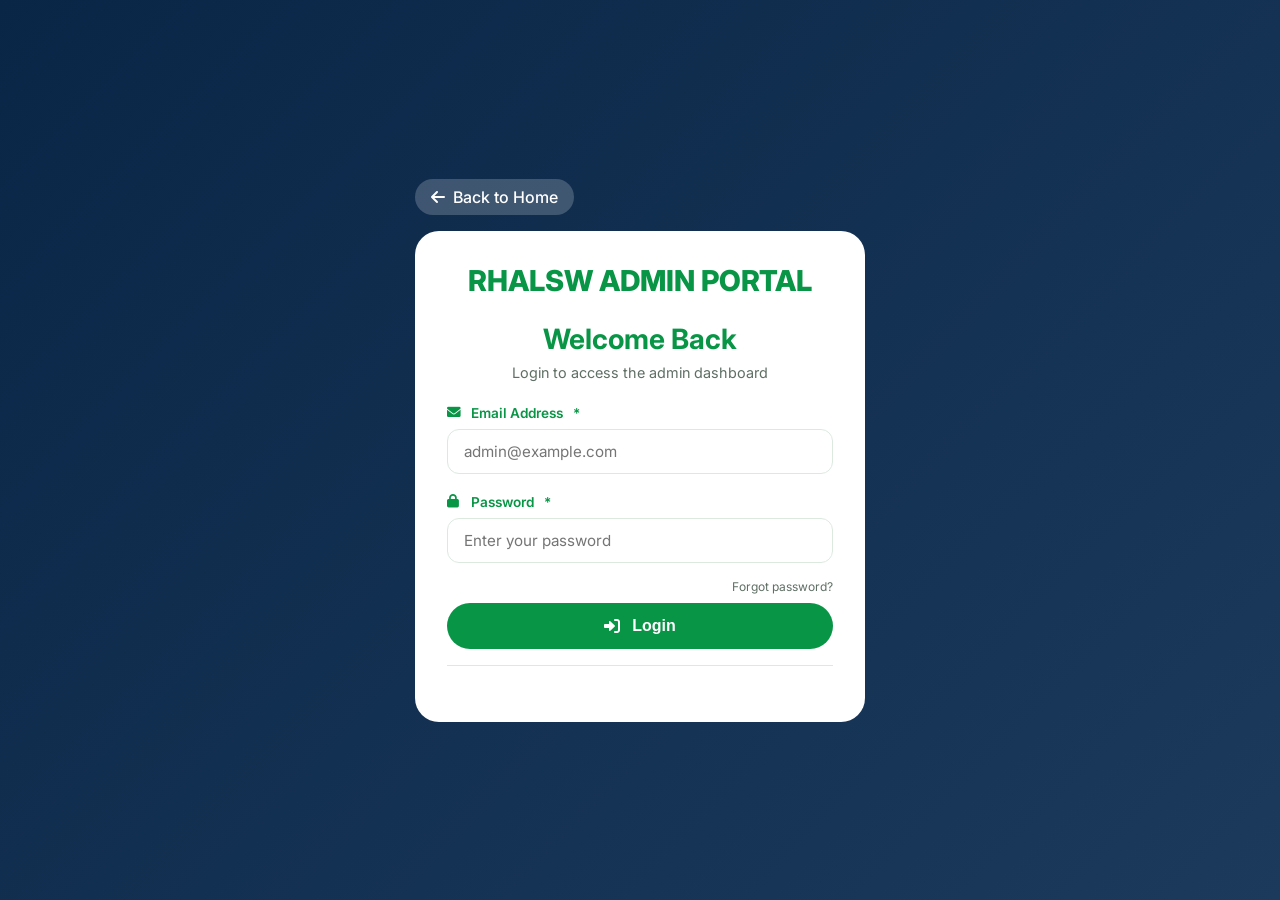
<file: admin/login.html>
<!DOCTYPE html>
<html lang="en">
<head>
    <meta charset="UTF-8">
    <meta name="viewport" content="width=device-width, initial-scale=1.0, user-scalable=yes">
    <title>RHALW Admin | Login</title>
    <link href="https://fonts.googleapis.com/css2?family=Inter:opsz,wght@14..32,300;400;500;600;700;800&display=swap" rel="stylesheet">
    <link rel="stylesheet" href="https://cdnjs.cloudflare.com/ajax/libs/font-awesome/6.0.0-beta3/css/all.min.css">
    <link rel="shortcut icon" href="../media/WhatsApp Image 2026-08-18 at 5.51.36 AM.jpeg" type="image/x-icon">
    <style>
        * {
            margin: 0;
            padding: 0;
            box-sizing: border-box;
        }

        body {
            font-family: 'Inter', sans-serif;
            background: linear-gradient(135deg, #0A2647 0%, #1B3A5C 100%);
            min-height: 100vh;
            display: flex;
            align-items: center;
            justify-content: center;
            padding: 2rem;
        }

        /* :root {
            --primary-dark: #0A2647;
            --accent-orange: #E67E22;
            --text-muted: #6c757d;
            --border-light: #e2e8f0;
            --shadow-card: 0 25px 50px -12px rgba(0, 0, 0, 0.25);
            --error-red: #dc2626;
            --success-green: #10b981;
        } */

         :root {
            --primary-dark: #089546;
            --accent-green: #067A3A;
            --accent-lime: #9CC833;

            --text-dark: #16351F;
            --text-muted: #5F6F64;

            --border-light: #DCE9DF;
            --light-green: #F1F8F3;
            --lighter-green: #F7FBF8;

            --error-red: #dc2626;
            --success-green: #059669;

            --white: #ffffff;

            
        }


        .container {
            max-width: 450px;
            width: 100%;
            margin: 0 auto;
        }

        .form-card {
            background: white;
            border-radius: 1.5rem;
            box-shadow: var(--shadow-card);
            overflow: hidden;
            padding: 2rem 2rem 2.5rem;
        }

        .logo-badge {
            text-align: center;
            margin-bottom: 1.5rem;
        }
        .logo-badge h2 {
            font-size: 1.8rem;
            font-weight: 800;
            color: var(--primary-dark);
        }
        .logo-badge span {
            color: var(--accent-orange);
        }
        .logo-badge p {
            color: var(--text-muted);
            font-size: 0.85rem;
            margin-top: 0.25rem;
        }

        h1 {
            font-size: 1.75rem;
            font-weight: 700;
            color: var(--primary-dark);
            margin-bottom: 0.5rem;
            text-align: center;
        }
        .subhead {
            text-align: center;
            color: var(--text-muted);
            margin-bottom: 1.5rem;
            font-size: 0.9rem;
        }

        .form-group {
            display: flex;
            flex-direction: column;
            gap: 0.5rem;
            margin-bottom: 1.25rem;
        }

        label {
            font-weight: 600;
            font-size: 0.85rem;
            color: var(--primary-dark);
            display: flex;
            align-items: center;
            gap: 6px;
        }
        label i {
            color: var(--accent-orange);
            width: 18px;
        }
        .required-star {
            color: var(--accent-orange);
            margin-left: 4px;
        }

        input {
            padding: 12px 16px;
            border: 1.5px solid var(--border-light);
            border-radius: 12px;
            font-family: 'Inter', sans-serif;
            font-size: 0.95rem;
            transition: all 0.2s ease;
            background-color: #fff;
            outline: none;
            width: 100%;
        }
        input:focus {
            border-color: var(--accent-orange);
            box-shadow: 0 0 0 3px rgba(230,126,34,0.15);
        }
        input.error {
            border-color: var(--error-red);
            background-color: #fff5f5;
        }

        .error-message {
            font-size: 0.7rem;
            color: var(--error-red);
            margin-top: 4px;
            display: none;
        }
        .error-message.show {
            display: block;
        }

        .btn-submit {
            background: var(--primary-dark);
            color: white;
            border: none;
            padding: 14px 28px;
            font-size: 1rem;
            font-weight: 700;
            border-radius: 40px;
            cursor: pointer;
            transition: all 0.25s;
            width: 100%;
            display: flex;
            align-items: center;
            justify-content: center;
            gap: 12px;
            margin-top: 0.5rem;
        }
        .btn-submit:hover {
            background: var(--accent-lime);
            transform: translateY(-2px);
            box-shadow: 0 10px 20px -8px rgba(45, 243, 121, 0.4);
        }
        .btn-submit:disabled {
            opacity: 0.6;
            cursor: not-allowed;
            transform: none;
        }

        .status-msg {
            margin-top: 1rem;
            padding: 0.75rem;
            border-radius: 0.75rem;
            text-align: center;
            font-weight: 500;
            font-size: 0.85rem;
            display: none;
        }
        .status-msg.success {
            background: #d1fae5;
            color: #065f46;
            display: block;
        }
        .status-msg.error {
            background: #fee2e2;
            color: #991b1b;
            display: block;
        }

        .footer-links {
            text-align: center;
            margin-top: 1.5rem;
            font-size: 0.85rem;
        }
        .footer-links a {
            color: var(--accent-orange);
            text-decoration: none;
            font-weight: 600;
        }
        .footer-links a:hover {
            text-decoration: underline;
        }

        .back-link {
            display: inline-flex;
            align-items: center;
            gap: 8px;
            text-decoration: none;
            color: white;
            font-weight: 500;
            margin-bottom: 1rem;
            transition: 0.2s;
            background: rgba(255,255,255,0.2);
            padding: 8px 16px;
            border-radius: 40px;
        }
        .back-link:hover {
            background: var(--accent-green);
        }
        hr {
            margin: 1rem 0;
            border: none;
            border-top: 1px solid var(--border-light);
        }
        .forgot-link {
            text-align: right;
            margin-top: -0.5rem;
            margin-bottom: 0.5rem;
        }
        .forgot-link a {
            font-size: 0.75rem;
            color: var(--text-muted);
            text-decoration: none;
        }
        .forgot-link a:hover {
            color: var(--accent-green);
        }
    </style>
</head>
<body>
    <div class="container">
        <a href="../index.html" class="back-link"><i class="fas fa-arrow-left"></i> Back to Home</a>
        <div class="form-card">
            <div class="logo-badge">
                <h2><span>RHALSW</span> ADMIN PORTAL</h2>
            </div>
            <h1>Welcome Back</h1>
            <p class="subhead">Login to access the admin dashboard</p>

            <form id="loginForm">
                <div class="form-group">
                    <label><i class="fas fa-envelope"></i> Email Address <span class="required-star">*</span></label>
                    <input type="email" id="email" name="email" placeholder="admin@example.com" autocomplete="email">
                    <div class="error-message" id="emailError">Please provide a valid email address.</div>
                </div>

                <div class="form-group">
                    <label><i class="fas fa-lock"></i> Password <span class="required-star">*</span></label>
                    <input type="password" id="password" name="password" placeholder="Enter your password">
                    <div class="error-message" id="passwordError">Password is required.</div>
                </div>

                <div class="forgot-link">
                    <a href="#">Forgot password?</a>
                </div>

                <button type="submit" class="btn-submit" id="submitBtn"><i class="fas fa-sign-in-alt"></i> Login</button>
                <div id="statusMessage" class="status-msg"></div>
            </form>

            <hr>
            <!-- <div class="footer-links">
                Don't have an account? <a href="signup.html">Sign up here</a>
            </div> -->
        </div>
    </div>

    <script>
        const API_BASE = window.location.hostname === 'localhost' || window.location.hostname === '127.0.0.1'
            ? 'http://localhost:3000/api'
            : 'https://batkoh-backend.onrender.com/api';

        const form = document.getElementById('loginForm');
        const submitBtn = document.getElementById('submitBtn');
        const statusDiv = document.getElementById('statusMessage');

        function validateEmail(email) {
            return /^[^\s@]+@([^\s@]+\.)+[^\s@]+$/.test(email);
        }

        function showError(elementId, isError) {
            const errorDiv = document.getElementById(elementId);
            if (errorDiv) {
                if (isError) errorDiv.classList.add('show');
                else errorDiv.classList.remove('show');
            }
        }

        function markError(fieldId, isError) {
            const field = document.getElementById(fieldId);
            if (field) {
                if (isError) field.classList.add('error');
                else field.classList.remove('error');
            }
        }

        function validateForm(data) {
            let isValid = true;

            if (!data.email || !validateEmail(data.email)) {
                showError('emailError', true);
                markError('email', true);
                isValid = false;
            } else {
                showError('emailError', false);
                markError('email', false);
            }

            if (!data.password || data.password.trim() === "") {
                showError('passwordError', true);
                markError('password', true);
                isValid = false;
            } else {
                showError('passwordError', false);
                markError('password', false);
            }

            return isValid;
        }

        function gatherFormData() {
            return {
                email: document.getElementById('email').value.trim().toLowerCase(),
                password: document.getElementById('password').value
            };
        }

        form.addEventListener('submit', async (e) => {
            e.preventDefault();
            statusDiv.className = 'status-msg';
            statusDiv.style.display = 'none';

            const formData = gatherFormData();

            if (!validateForm(formData)) {
                statusDiv.innerHTML = '<i class="fas fa-exclamation-triangle"></i> Please enter valid email and password.';
                statusDiv.className = 'status-msg error';
                statusDiv.style.display = 'block';
                return;
            }

            submitBtn.disabled = true;
            submitBtn.innerHTML = '<i class="fas fa-spinner fa-pulse"></i> Logging in...';

            try {
                const response = await fetch(`${API_BASE}/admin/login`, {
                    method: 'POST',
                    headers: { 'Content-Type': 'application/json' },
                    body: JSON.stringify(formData),
                });

                let result = {};
                try {
                    result = await response.json();
                } catch (e) {
                    result = {};
                }

                if (response.status === 429) {
                    statusDiv.innerHTML = `<i class="fas fa-hourglass-half"></i> ${result.message || result.error || "Too many login attempts. Please wait a few minutes and try again."}`;
                    statusDiv.className = "status-msg error";
                    statusDiv.style.display = "block";
                    return;
                }

                if (response.ok) {
                    statusDiv.innerHTML = '<i class="fas fa-check-circle"></i> Login successful! Redirecting to dashboard...';
                    statusDiv.className = 'status-msg success';
                    statusDiv.style.display = 'block';
                    
                    // Store token or admin data if needed
                    if (result.token) {
                        localStorage.setItem('adminToken', result.token);
                    }
                    if (result.admin) {
                        localStorage.setItem('adminData', JSON.stringify(result.admin));
                    }
                    
                    setTimeout(() => {
                        window.location.href = 'dashboard.html';
                    }, 1500);
                } else {
                    let errMsg = result.message || 'Invalid email or password.';
                    if (result.errors && Array.isArray(result.errors)) {
                        errMsg = result.errors.map(e => e.msg || e.message).join(', ');
                    }
                    statusDiv.innerHTML = `<i class="fas fa-times-circle"></i> ${errMsg}`;
                    statusDiv.className = 'status-msg error';
                    statusDiv.style.display = 'block';
                }
            } catch (err) {
                statusDiv.innerHTML = '<i class="fas fa-plug"></i> Network error: Could not connect to server. Make sure backend is running at http://localhost:3000';
                statusDiv.className = 'status-msg error';
                statusDiv.style.display = 'block';
            } finally {
                submitBtn.disabled = false;
                submitBtn.innerHTML = '<i class="fas fa-sign-in-alt"></i> Login';
            }
        });

        // Clear errors on input
        const emailField = document.getElementById('email');
        const passwordField = document.getElementById('password');
        
        emailField.addEventListener('input', () => {
            showError('emailError', false);
            markError('email', false);
        });
        
        passwordField.addEventListener('input', () => {
            showError('passwordError', false);
            markError('password', false);
        });
    </script>
</body>
</html>
</file>
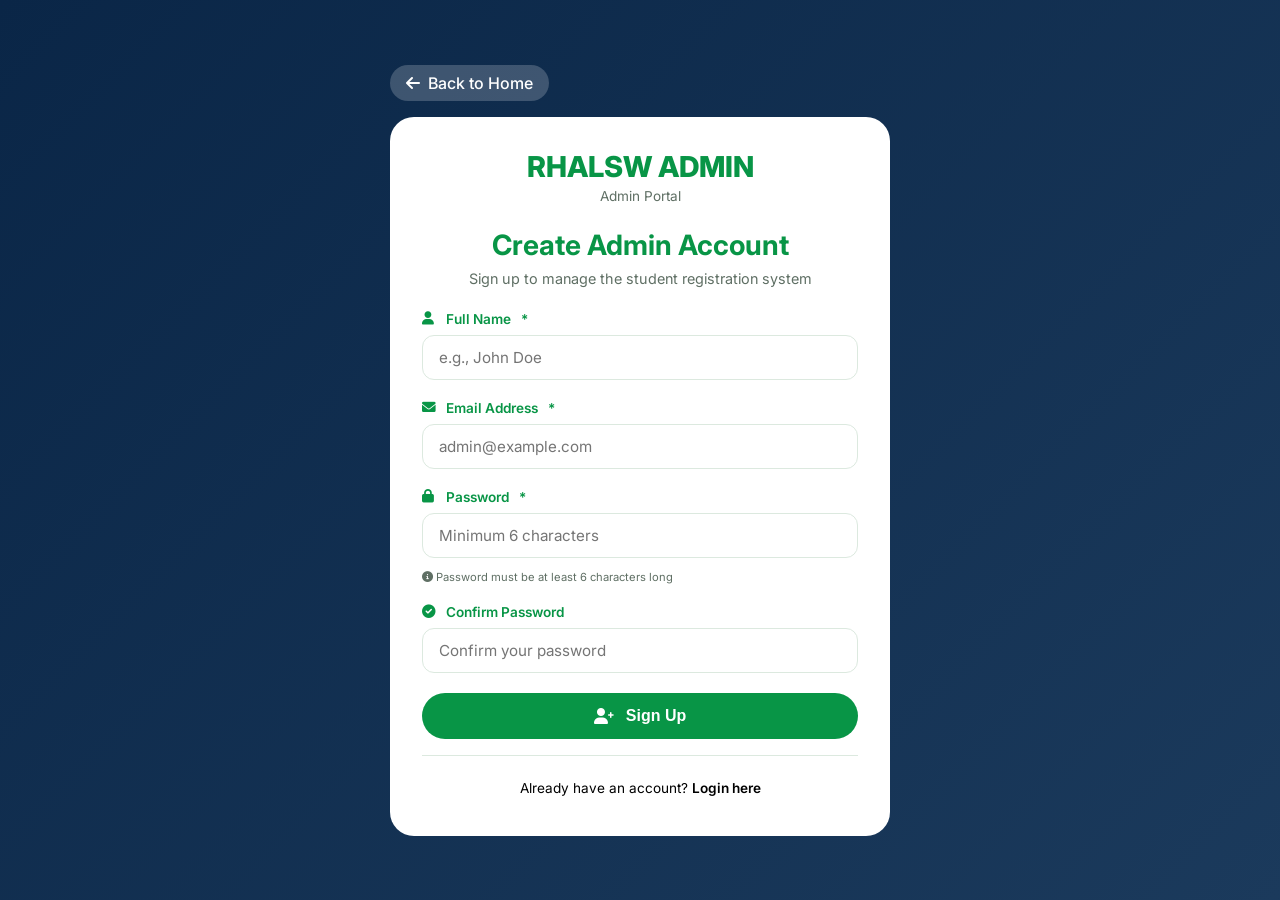
<file: admin/signup.html>
<!DOCTYPE html>
<html lang="en">
<head>
    <meta charset="UTF-8">
    <meta name="viewport" content="width=device-width, initial-scale=1.0, user-scalable=yes">
    <title>RHALSW Admin | Sign Up</title>
    <link href="https://fonts.googleapis.com/css2?family=Inter:opsz,wght@14..32,300;400;500;600;700;800&display=swap" rel="stylesheet">
    <link rel="stylesheet" href="https://cdnjs.cloudflare.com/ajax/libs/font-awesome/6.0.0-beta3/css/all.min.css">
    <link rel="shortcut icon" href="../media/WhatsApp Image 2026-08-18 at 5.51.36 AM.jpeg" type="image/x-icon">
    <style>
        * {
            margin: 0;
            padding: 0;
            box-sizing: border-box;
        }

        body {
            font-family: 'Inter', sans-serif;
            background: linear-gradient(135deg, #0A2647 0%, #1B3A5C 100%);
            min-height: 100vh;
            display: flex;
            align-items: center;
            justify-content: center;
            padding: 2rem;
        }

        /* :root {
            --primary-dark: #0A2647;
            --accent-orange: #E67E22;
            --text-muted: #6c757d;
            --border-light: #e2e8f0;
            --shadow-card: 0 25px 50px -12px rgba(0, 0, 0, 0.25);
            --error-red: #dc2626;
            --success-green: #10b981;
        } */

         :root {
            --primary-dark: #089546;
            --accent-green: #067A3A;
            --accent-lime: #9CC833;

            --text-dark: #16351F;
            --text-muted: #5F6F64;

            --border-light: #DCE9DF;
            --light-green: #F1F8F3;
            --lighter-green: #F7FBF8;

            --error-red: #dc2626;
            --success-green: #059669;

            --white: #ffffff;

            
        }

        .container {
            max-width: 500px;
            width: 100%;
            margin: 0 auto;
        }

        .form-card {
            background: white;
            border-radius: 1.5rem;
            box-shadow: var(--shadow-card);
            overflow: hidden;
            padding: 2rem 2rem 2.5rem;
        }

        .logo-badge {
            text-align: center;
            margin-bottom: 1.5rem;
        }
        .logo-badge h2 {
            font-size: 1.8rem;
            font-weight: 800;
            color: var(--primary-dark);
        }
        .logo-badge span {
            color: var(--accent-orange);
        }
        .logo-badge p {
            color: var(--text-muted);
            font-size: 0.85rem;
            margin-top: 0.25rem;
        }

        h1 {
            font-size: 1.75rem;
            font-weight: 700;
            color: var(--primary-dark);
            margin-bottom: 0.5rem;
            text-align: center;
        }
        .subhead {
            text-align: center;
            color: var(--text-muted);
            margin-bottom: 1.5rem;
            font-size: 0.9rem;
        }

        .form-group {
            display: flex;
            flex-direction: column;
            gap: 0.5rem;
            margin-bottom: 1.25rem;
        }

        label {
            font-weight: 600;
            font-size: 0.85rem;
            color: var(--primary-dark);
            display: flex;
            align-items: center;
            gap: 6px;
        }
        label i {
            color: var(--accent-orange);
            width: 18px;
        }
        .required-star {
            color: var(--accent-orange);
            margin-left: 4px;
        }

        input {
            padding: 12px 16px;
            border: 1.5px solid var(--border-light);
            border-radius: 12px;
            font-family: 'Inter', sans-serif;
            font-size: 0.95rem;
            transition: all 0.2s ease;
            background-color: #fff;
            outline: none;
            width: 100%;
        }
        input:focus {
            border-color: var(--accent-orange);
            box-shadow: 0 0 0 3px rgba(230,126,34,0.15);
        }
        input.error {
            border-color: var(--error-red);
            background-color: #fff5f5;
        }

        .error-message {
            font-size: 0.7rem;
            color: var(--error-red);
            margin-top: 4px;
            display: none;
        }
        .error-message.show {
            display: block;
        }

        .btn-submit {
            background: var(--primary-dark);
            color: white;
            border: none;
            padding: 14px 28px;
            font-size: 1rem;
            font-weight: 700;
            border-radius: 40px;
            cursor: pointer;
            transition: all 0.25s;
            width: 100%;
            display: flex;
            align-items: center;
            justify-content: center;
            gap: 12px;
            margin-top: 0.5rem;
        }
        .btn-submit:hover {
            background: var(--accent-orange);
            transform: translateY(-2px);
            box-shadow: 0 10px 20px -8px rgba(230,126,34,0.4);
        }
        .btn-submit:disabled {
            opacity: 0.6;
            cursor: not-allowed;
            transform: none;
        }

        .status-msg {
            margin-top: 1rem;
            padding: 0.75rem;
            border-radius: 0.75rem;
            text-align: center;
            font-weight: 500;
            font-size: 0.85rem;
            display: none;
        }
        .status-msg.success {
            background: #d1fae5;
            color: #065f46;
            display: block;
        }
        .status-msg.error {
            background: #fee2e2;
            color: #991b1b;
            display: block;
        }

        .footer-links {
            text-align: center;
            margin-top: 1.5rem;
            font-size: 0.85rem;
        }
        .footer-links a {
            color: var(--accent-orange);
            text-decoration: none;
            font-weight: 600;
        }
        .footer-links a:hover {
            text-decoration: underline;
        }

        .back-link {
            display: inline-flex;
            align-items: center;
            gap: 8px;
            text-decoration: none;
            color: white;
            font-weight: 500;
            margin-bottom: 1rem;
            transition: 0.2s;
            background: rgba(255,255,255,0.2);
            padding: 8px 16px;
            border-radius: 40px;
        }
        .back-link:hover {
            background: var(--accent-orange);
        }
        .password-hint {
            font-size: 0.7rem;
            color: var(--text-muted);
            margin-top: 4px;
        }
        hr {
            margin: 1rem 0;
            border: none;
            border-top: 1px solid var(--border-light);
        }
    </style>
</head>
<body>
    <div class="container">
        <a href="../index.html" class="back-link"><i class="fas fa-arrow-left"></i> Back to Home</a>
        <div class="form-card">
            <div class="logo-badge">
                <h2><span>RHALSW</span> ADMIN</h2>
                <p>Admin Portal</p>
            </div>
            <h1>Create Admin Account</h1>
            <p class="subhead">Sign up to manage the student registration system</p>

            <form id="signupForm">
                <div class="form-group">
                    <label><i class="fas fa-user"></i> Full Name <span class="required-star">*</span></label>
                    <input type="text" id="fullName" name="fullName" placeholder="e.g., John Doe" autocomplete="name">
                    <div class="error-message" id="fullNameError">Full name is required.</div>
                </div>

                <div class="form-group">
                    <label><i class="fas fa-envelope"></i> Email Address <span class="required-star">*</span></label>
                    <input type="email" id="email" name="email" placeholder="admin@example.com" autocomplete="email">
                    <div class="error-message" id="emailError">Please provide a valid email address.</div>
                </div>

                <div class="form-group">
                    <label><i class="fas fa-lock"></i> Password <span class="required-star">*</span></label>
                    <input type="password" id="password" name="password" placeholder="Minimum 6 characters">
                    <div class="error-message" id="passwordError">Password must be at least 6 characters.</div>
                    <div class="password-hint"><i class="fas fa-info-circle"></i> Password must be at least 6 characters long</div>
                </div>

                <div class="form-group">
                    <label><i class="fas fa-check-circle"></i> Confirm Password</label>
                    <input type="password" id="confirmPassword" placeholder="Confirm your password">
                    <div class="error-message" id="confirmError">Passwords do not match.</div>
                </div>

                <button type="submit" class="btn-submit" id="submitBtn"><i class="fas fa-user-plus"></i> Sign Up</button>
                <div id="statusMessage" class="status-msg"></div>
            </form>

            <hr>
            <div class="footer-links">
                Already have an account? <a href="login.html">Login here</a>
            </div>
        </div>
    </div>

    <script>
        const API_BASE = window.location.hostname === 'localhost' || window.location.hostname === '127.0.0.1'
            ? 'http://localhost:3000/api'
            : 'https://batkoh-backend.onrender.com/api';

        const form = document.getElementById('signupForm');
        const submitBtn = document.getElementById('submitBtn');
        const statusDiv = document.getElementById('statusMessage');

        function validateEmail(email) {
            return /^[^\s@]+@([^\s@]+\.)+[^\s@]+$/.test(email);
        }

        function showError(elementId, isError) {
            const errorDiv = document.getElementById(elementId);
            if (errorDiv) {
                if (isError) errorDiv.classList.add('show');
                else errorDiv.classList.remove('show');
            }
        }

        function markError(fieldId, isError) {
            const field = document.getElementById(fieldId);
            if (field) {
                if (isError) field.classList.add('error');
                else field.classList.remove('error');
            }
        }

        function validateForm(data) {
            let isValid = true;

            // Full Name
            if (!data.fullName || data.fullName.trim() === "") {
                showError('fullNameError', true);
                markError('fullName', true);
                isValid = false;
            } else {
                showError('fullNameError', false);
                markError('fullName', false);
            }

            // Email
            if (!data.email || !validateEmail(data.email)) {
                showError('emailError', true);
                markError('email', true);
                isValid = false;
            } else {
                showError('emailError', false);
                markError('email', false);
            }

            // Password
            if (!data.password || data.password.length < 6) {
                showError('passwordError', true);
                markError('password', true);
                isValid = false;
            } else {
                showError('passwordError', false);
                markError('password', false);
            }

            // Confirm Password
            const confirmPwd = document.getElementById('confirmPassword').value;
            if (data.password !== confirmPwd) {
                showError('confirmError', true);
                markError('confirmPassword', true);
                isValid = false;
            } else {
                showError('confirmError', false);
                markError('confirmPassword', false);
            }

            return isValid;
        }

        function gatherFormData() {
            return {
                fullName: document.getElementById('fullName').value.trim(),
                email: document.getElementById('email').value.trim().toLowerCase(),
                password: document.getElementById('password').value
            };
        }

        form.addEventListener('submit', async (e) => {
            e.preventDefault();
            statusDiv.className = 'status-msg';
            statusDiv.style.display = 'none';

            const formData = gatherFormData();

            if (!validateForm(formData)) {
                statusDiv.innerHTML = '<i class="fas fa-exclamation-triangle"></i> Please correct the errors above.';
                statusDiv.className = 'status-msg error';
                statusDiv.style.display = 'block';
                return;
            }

            submitBtn.disabled = true;
            submitBtn.innerHTML = '<i class="fas fa-spinner fa-pulse"></i> Creating account...';

            try {
                const response = await fetch(`${API_BASE}/admin/signup`, {
                    method: 'POST',
                    headers: { 'Content-Type': 'application/json' },
                    body: JSON.stringify(formData),
                });

                const result = await response.json();

                if (response.ok) {
                    statusDiv.innerHTML = '<i class="fas fa-check-circle"></i> Account created successfully! Redirecting to login...';
                    statusDiv.className = 'status-msg success';
                    statusDiv.style.display = 'block';
                    
                    setTimeout(() => {
                        window.location.href = 'login.html';
                    }, 2000);
                } else {
                    let errMsg = result.message || 'Signup failed. Email might already exist.';
                    if (result.errors && Array.isArray(result.errors)) {
                        errMsg = result.errors.map(e => e.msg || e.message).join(', ');
                    }
                    statusDiv.innerHTML = `<i class="fas fa-times-circle"></i> ${errMsg}`;
                    statusDiv.className = 'status-msg error';
                    statusDiv.style.display = 'block';
                }
            } catch (err) {
                statusDiv.innerHTML = '<i class="fas fa-plug"></i> Network error: Could not connect to server. Make sure backend is running at http://localhost:3000';
                statusDiv.className = 'status-msg error';
                statusDiv.style.display = 'block';
            } finally {
                submitBtn.disabled = false;
                submitBtn.innerHTML = '<i class="fas fa-user-plus"></i> Sign Up';
            }
        });

        // Real-time validation clearing
        const clearErrorOnInput = (fieldId, errorId) => {
            const field = document.getElementById(fieldId);
            if (field) {
                field.addEventListener('input', () => {
                    showError(errorId, false);
                    markError(fieldId, false);
                });
            }
        };
        clearErrorOnInput('fullName', 'fullNameError');
        clearErrorOnInput('email', 'emailError');
        clearErrorOnInput('password', 'passwordError');
        
        const confirmField = document.getElementById('confirmPassword');
        if (confirmField) {
            confirmField.addEventListener('input', () => {
                const pwd = document.getElementById('password').value;
                if (pwd === confirmField.value) {
                    showError('confirmError', false);
                    markError('confirmPassword', false);
                } else {
                    showError('confirmError', true);
                    markError('confirmPassword', true);
                }
            });
        }
    </script>
</body>
</html>
</file>
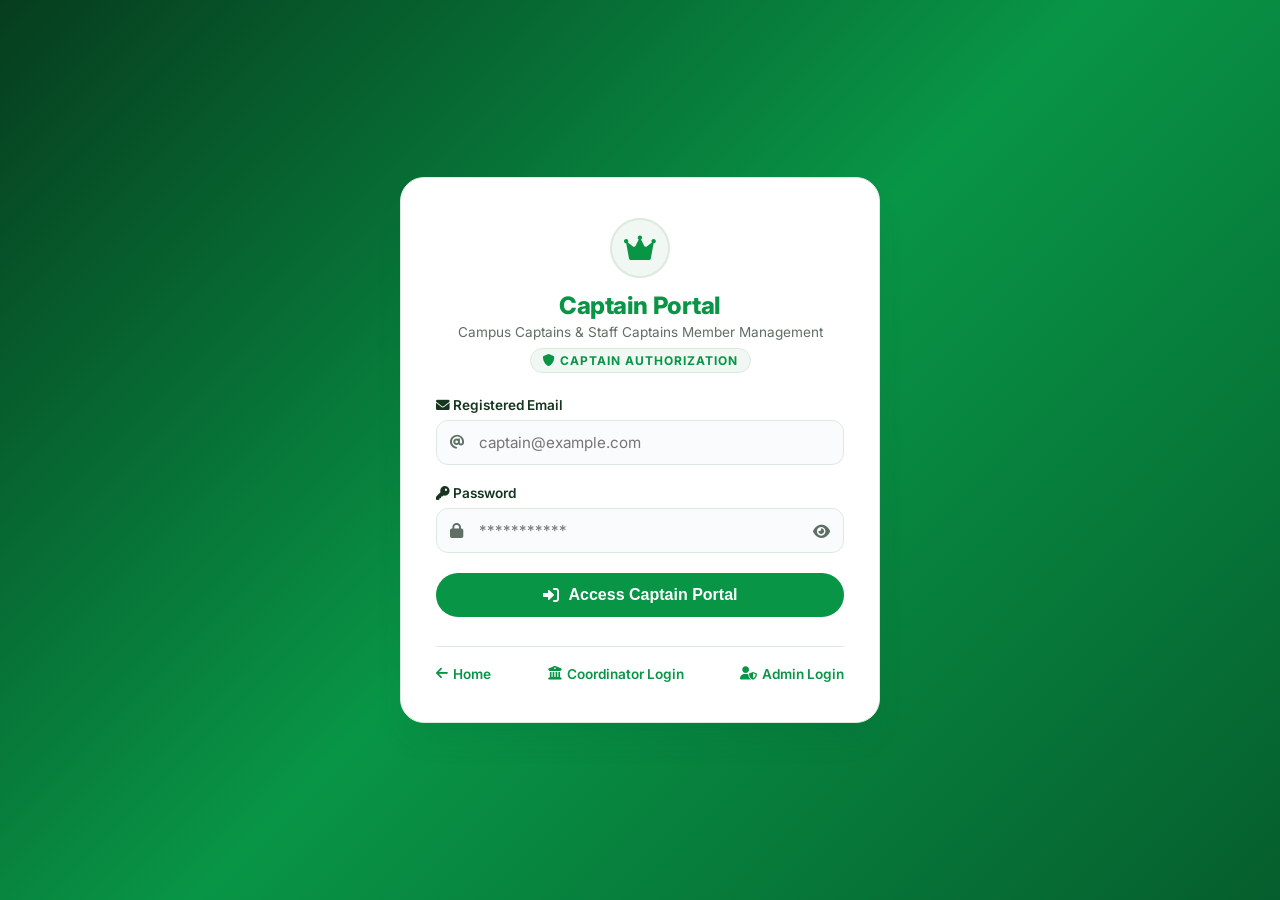
<file: captain/login.html>
<!DOCTYPE html>
<html lang="en">
<head>
    <meta charset="UTF-8">
    <meta name="viewport" content="width=device-width, initial-scale=1.0, user-scalable=yes">
    <title>Captain Portal | Login</title>
    <link href="https://fonts.googleapis.com/css2?family=Inter:opsz,wght@14..32,300;400;500;600;700;800&display=swap" rel="stylesheet">
    <link rel="stylesheet" href="https://cdnjs.cloudflare.com/ajax/libs/font-awesome/6.0.0-beta3/css/all.min.css">
    <link rel="shortcut icon" href="../media/WhatsApp Image 2026-08-18 at 5.51.36 AM.jpeg" type="image/x-icon">
    <style>
        * {
            margin: 0;
            padding: 0;
            box-sizing: border-box;
        }

        :root {
            --primary-dark: #089546;
            --accent-green: #067A3A;
            --accent-lime: #9CC833;
            --text-dark: #16351F;
            --text-muted: #5F6F64;
            --border-light: #DCE9DF;
            --light-green: #F1F8F3;
            --lighter-green: #F7FBF8;
            --error-red: #dc2626;
            --success-green: #059669;
            --white: #ffffff;
            --shadow-card: 0 20px 35px -12px rgba(0, 90, 45, 0.15);
        }

        body {
            font-family: 'Inter', sans-serif;
            background: linear-gradient(135deg, #063d1e 0%, #089546 50%, #055e2d 100%);
            min-height: 100vh;
            display: flex;
            align-items: center;
            justify-content: center;
            padding: 1.5rem;
            color: var(--text-dark);
        }

        .container {
            max-width: 480px;
            width: 100%;
            margin: 0 auto;
        }

        .login-card {
            background: white;
            border-radius: 1.5rem;
            box-shadow: var(--shadow-card);
            overflow: hidden;
            padding: 2.5rem 2.2rem;
            border: 1px solid var(--border-light);
        }

        .logo-badge {
            text-align: center;
            margin-bottom: 1.5rem;
        }

        .logo-icon {
            width: 60px;
            height: 60px;
            background: var(--light-green);
            color: var(--primary-dark);
            border-radius: 50%;
            display: inline-flex;
            align-items: center;
            justify-content: center;
            font-size: 1.75rem;
            margin-bottom: 0.8rem;
            border: 2px solid var(--border-light);
        }

        .logo-badge h2 {
            font-size: 1.5rem;
            font-weight: 800;
            color: var(--primary-dark);
            letter-spacing: -0.02em;
        }

        .logo-badge p {
            color: var(--text-muted);
            font-size: 0.85rem;
            margin-top: 0.25rem;
        }

        .portal-tag {
            display: inline-block;
            background: var(--light-green);
            color: var(--primary-dark);
            font-size: 0.75rem;
            font-weight: 700;
            text-transform: uppercase;
            letter-spacing: 1px;
            padding: 4px 12px;
            border-radius: 20px;
            margin-top: 0.5rem;
            border: 1px solid var(--border-light);
        }

        .notice-box {
            background: #fffbeb;
            border: 1px solid #fef3c7;
            border-left: 4px solid #f59e0b;
            padding: 0.85rem 1rem;
            border-radius: 0.75rem;
            margin-bottom: 1.5rem;
            font-size: 0.82rem;
            color: #92400e;
            line-height: 1.4;
        }

        .notice-box i {
            margin-right: 6px;
            color: #d97706;
        }

        .form-group {
            margin-bottom: 1.25rem;
        }

        label {
            display: block;
            font-size: 0.85rem;
            font-weight: 600;
            margin-bottom: 0.45rem;
            color: var(--text-dark);
        }

        .input-wrapper {
            position: relative;
        }

        .input-wrapper i.prefix-icon {
            position: absolute;
            left: 14px;
            top: 50%;
            transform: translateY(-50%);
            color: var(--text-muted);
            font-size: 0.95rem;
        }

        input {
            width: 100%;
            padding: 12px 14px 12px 42px;
            border: 1.5px solid var(--border-light);
            border-radius: 0.75rem;
            font-size: 0.95rem;
            font-family: inherit;
            color: var(--text-dark);
            transition: all 0.2s ease;
            background: #fafbfc;
        }

        input:focus {
            outline: none;
            border-color: var(--primary-dark);
            background: white;
            box-shadow: 0 0 0 3px rgba(8, 149, 70, 0.12);
        }

        .password-toggle {
            position: absolute;
            right: 14px;
            top: 50%;
            transform: translateY(-50%);
            background: none;
            border: none;
            color: var(--text-muted);
            cursor: pointer;
            font-size: 0.95rem;
        }

        .btn-login {
            width: 100%;
            padding: 13px;
            border: none;
            border-radius: 40px;
            background: var(--primary-dark);
            color: white;
            font-size: 1rem;
            font-weight: 700;
            cursor: pointer;
            display: flex;
            align-items: center;
            justify-content: center;
            gap: 10px;
            margin-top: 1rem;
            transition: all 0.25s ease;
        }

        .btn-login:hover {
            background: var(--accent-green);
            transform: translateY(-1px);
            box-shadow: 0 8px 18px rgba(8, 149, 70, 0.25);
        }

        .btn-login:disabled {
            opacity: 0.6;
            cursor: not-allowed;
            transform: none;
        }

        .status-msg {
            margin-top: 1.25rem;
            padding: 0.85rem;
            border-radius: 0.75rem;
            font-size: 0.85rem;
            font-weight: 500;
            display: none;
            text-align: center;
        }

        .status-msg.error {
            display: block;
            background: #fee2e2;
            color: #991b1b;
            border: 1px solid #fecaca;
        }

        .status-msg.success {
            display: block;
            background: #d1fae5;
            color: #065f46;
            border: 1px solid #a7f3d0;
        }

        .back-links {
            display: flex;
            justify-content: space-between;
            margin-top: 1.8rem;
            padding-top: 1.2rem;
            border-top: 1px solid var(--border-light);
            font-size: 0.85rem;
        }

        .back-links a {
            color: var(--primary-dark);
            text-decoration: none;
            font-weight: 600;
            display: inline-flex;
            align-items: center;
            gap: 5px;
        }

        .back-links a:hover {
            text-decoration: underline;
        }

        @media (max-width: 480px) {
            body {
                padding: 1rem 0.8rem;
            }
            .login-card {
                padding: 1.8rem 1.25rem;
                border-radius: 1.25rem;
            }
            input {
                font-size: 16px !important;
            }
        }
    </style>
</head>
<body>

<div class="container">
    <div class="login-card">
        <div class="logo-badge">
            <div class="logo-icon">
                <i class="fas fa-crown"></i>
            </div>
            <h2>Captain Portal</h2>
            <p>Campus Captains &amp; Staff Captains Member Management</p>
            <span class="portal-tag"><i class="fas fa-shield-alt"></i> Captain Authorization</span>
        </div>

        <!-- <div class="notice-box">
            <i class="fas fa-info-circle"></i>
            <strong>Login Info:</strong> Use your registered <strong>Email Address</strong>. Your initial password is your <strong>First Name</strong> (exactly as registered, e.g. if your name is "Adewale Adebayo", enter <strong>Adewale</strong>).
        </div> -->

        <form id="captainLoginForm">
            <div class="form-group">
                <label for="email"><i class="fas fa-envelope"></i> Registered Email</label>
                <div class="input-wrapper">
                    <i class="fas fa-at prefix-icon"></i>
                    <input
                        type="email"
                        id="email"
                        placeholder="captain@example.com"
                        required
                        autocomplete="email"
                    >
                </div>
            </div>

            <div class="form-group">
                <label for="password"><i class="fas fa-key"></i> Password </label>
                <div class="input-wrapper">
                    <i class="fas fa-lock prefix-icon"></i>
                    <input
                        type="password"
                        id="password"
                        placeholder="***********"
                        required
                        autocomplete="current-password"
                    >
                    <button type="button" class="password-toggle" id="togglePassword" aria-label="Toggle password visibility">
                        <i class="fas fa-eye" id="toggleIcon"></i>
                    </button>
                </div>
            </div>

            <button type="submit" class="btn-login" id="loginBtn">
                <i class="fas fa-sign-in-alt"></i> Access Captain Portal
            </button>

            <div id="statusMessage" class="status-msg"></div>
        </form>

        <div class="back-links">
            <a href="../index.html"><i class="fas fa-arrow-left"></i> Home</a>
            <a href="../coordinator/login.html"><i class="fas fa-university"></i> Coordinator Login</a>
            <a href="../admin/login.html"><i class="fas fa-user-shield"></i> Admin Login</a>
        </div>
    </div>
</div>

<script>
    // Configuration
    const API_BASE = window.location.hostname === 'localhost' || window.location.hostname === '127.0.0.1'
        ? 'http://localhost:3000/api'
        : 'https://batkoh-backend.onrender.com/api';

    const loginForm = document.getElementById('captainLoginForm');
    const loginBtn = document.getElementById('loginBtn');
    const statusMsg = document.getElementById('statusMessage');
    const togglePasswordBtn = document.getElementById('togglePassword');
    const passwordInput = document.getElementById('password');
    const toggleIcon = document.getElementById('toggleIcon');

    // Password visibility toggle
    if (togglePasswordBtn) {
        togglePasswordBtn.addEventListener('click', () => {
            const isPassword = passwordInput.type === 'password';
            passwordInput.type = isPassword ? 'text' : 'password';
            toggleIcon.className = isPassword ? 'fas fa-eye-slash' : 'fas fa-eye';
        });
    }

    loginForm.addEventListener('submit', async (e) => {
        e.preventDefault();

        const email = document.getElementById('email').value.trim();
        const password = document.getElementById('password').value.trim();

        if (!email || !password) {
            statusMsg.className = 'status-msg error';
            statusMsg.innerHTML = '<i class="fas fa-exclamation-triangle"></i> Please provide both email and password.';
            return;
        }

        loginBtn.disabled = true;
        loginBtn.innerHTML = '<i class="fas fa-spinner fa-spin"></i> Authenticating...';
        statusMsg.style.display = 'none';

        try {
            const response = await fetch(`${API_BASE}/students/captain-login`, {
                method: 'POST',
                headers: {
                    'Content-Type': 'application/json'
                },
                body: JSON.stringify({ email, password })
            });

            let data = {};
            try {
                data = await response.json();
            } catch (err) {
                data = {};
            }

            if (response.status === 429) {
                statusMsg.className = 'status-msg error';
                statusMsg.innerHTML = `<i class="fas fa-hourglass-half"></i> ${data.message || data.error || 'Too many login attempts. Please wait a few minutes and try again.'}`;
                statusMsg.style.display = 'block';
                return;
            }

            if (response.ok && data.success) {
                // Save captain session
                localStorage.setItem('captainToken', data.token);
                localStorage.setItem('captainData', JSON.stringify(data.captain));

                statusMsg.className = 'status-msg success';
                statusMsg.innerHTML = `<i class="fas fa-check-circle"></i> Welcome, ${data.captain.fullName}! Redirecting to your portal...`;
                statusMsg.style.display = 'block';

                setTimeout(() => {
                    window.location.href = 'dashboard.html';
                }, 1200);
            } else {
                statusMsg.className = 'status-msg error';
                statusMsg.innerHTML = `<i class="fas fa-times-circle"></i> ${data.message || 'Login failed. Please verify your credentials.'}`;
                statusMsg.style.display = 'block';
            }
        } catch (error) {
            console.error('Login error:', error);
            statusMsg.className = 'status-msg error';
            statusMsg.innerHTML = '<i class="fas fa-plug"></i> Network error: Unable to connect to server. Please try again.';
            statusMsg.style.display = 'block';
        } finally {
            loginBtn.disabled = false;
            loginBtn.innerHTML = '<i class="fas fa-sign-in-alt"></i> Access Captain Portal';
        }
    });
</script>
</body>
</html>
</file>
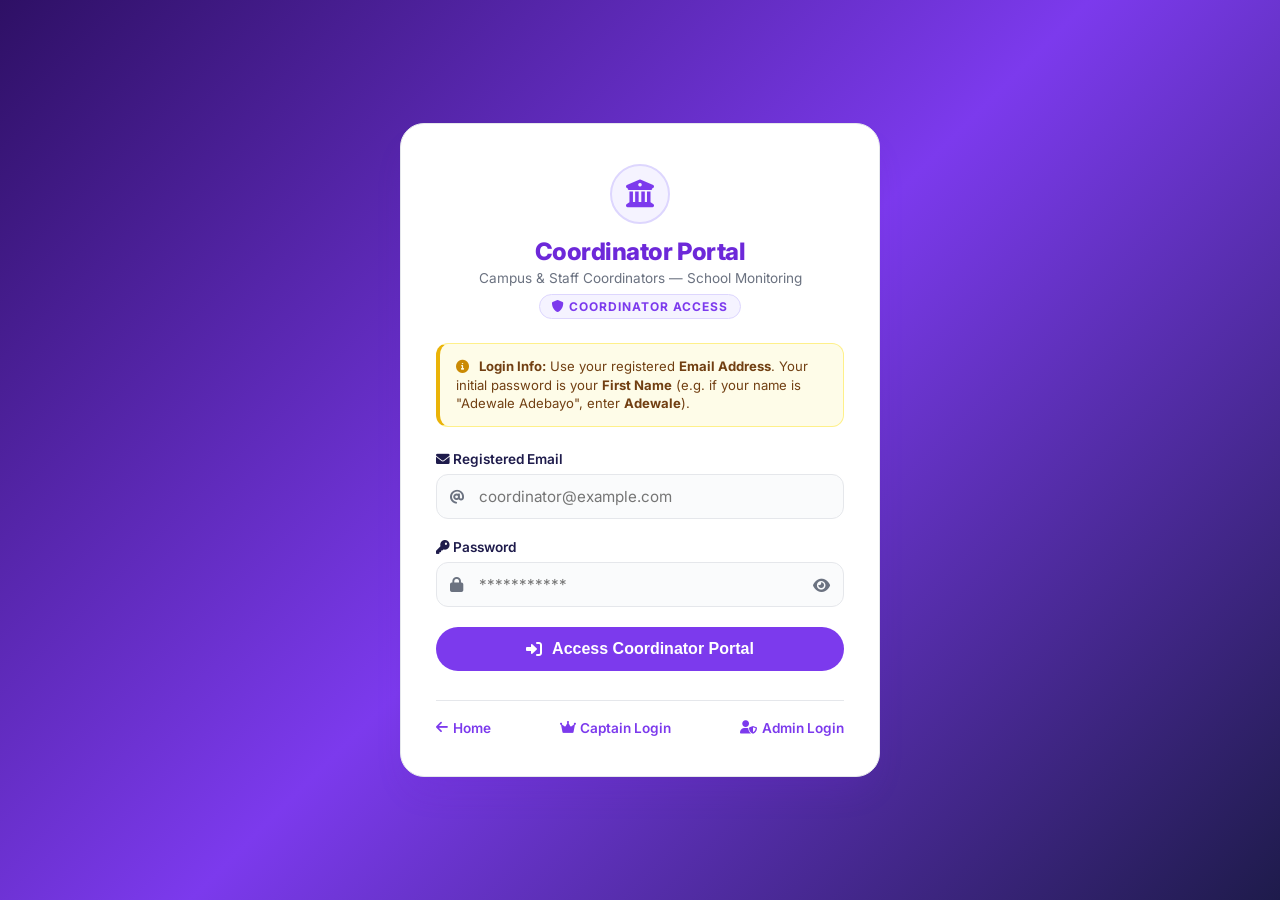
<file: coordinator/login.html>
<!DOCTYPE html>
<html lang="en">
<head>
    <meta charset="UTF-8">
    <meta name="viewport" content="width=device-width, initial-scale=1.0, user-scalable=yes">
    <title>Coordinator Portal | Login</title>
    <link href="https://fonts.googleapis.com/css2?family=Inter:opsz,wght@14..32,300;400;500;600;700;800&display=swap" rel="stylesheet">
    <link rel="stylesheet" href="https://cdnjs.cloudflare.com/ajax/libs/font-awesome/6.0.0-beta3/css/all.min.css">
    <link rel="shortcut icon" href="../media/WhatsApp Image 2026-08-18 at 5.51.36 AM.jpeg" type="image/x-icon">
    <style>
        * { margin: 0; padding: 0; box-sizing: border-box; }

        :root {
            --primary: #7c3aed;
            --primary-dark: #6d28d9;
            --accent: #a78bfa;
            --text-dark: #1e1b4b;
            --text-muted: #6b7280;
            --border-light: #e5e7eb;
            --light-bg: #f5f3ff;
            --error-red: #dc2626;
            --success-green: #059669;
            --white: #ffffff;
            --shadow-card: 0 20px 35px -12px rgba(109, 40, 217, 0.20);
        }

        body {
            font-family: 'Inter', sans-serif;
            background: linear-gradient(135deg, #2e1065 0%, #7c3aed 50%, #1e1b4b 100%);
            min-height: 100vh;
            display: flex;
            align-items: center;
            justify-content: center;
            padding: 1.5rem;
            color: var(--text-dark);
        }

        .container { max-width: 480px; width: 100%; margin: 0 auto; }

        .login-card {
            background: white;
            border-radius: 1.5rem;
            box-shadow: var(--shadow-card);
            overflow: hidden;
            padding: 2.5rem 2.2rem;
            border: 1px solid var(--border-light);
        }

        .logo-badge { text-align: center; margin-bottom: 1.5rem; }

        .logo-icon {
            width: 60px; height: 60px;
            background: var(--light-bg);
            color: var(--primary);
            border-radius: 50%;
            display: inline-flex;
            align-items: center; justify-content: center;
            font-size: 1.75rem;
            margin-bottom: 0.8rem;
            border: 2px solid #ddd6fe;
        }

        .logo-badge h2 { font-size: 1.5rem; font-weight: 800; color: var(--primary-dark); letter-spacing: -0.02em; }
        .logo-badge p { color: var(--text-muted); font-size: 0.85rem; margin-top: 0.25rem; }

        .portal-tag {
            display: inline-block;
            background: var(--light-bg);
            color: var(--primary);
            font-size: 0.75rem; font-weight: 700;
            text-transform: uppercase; letter-spacing: 1px;
            padding: 4px 12px; border-radius: 20px;
            margin-top: 0.5rem;
            border: 1px solid #ddd6fe;
        }

        .notice-box {
            background: #fefce8; border: 1px solid #fef08a;
            border-left: 4px solid #eab308;
            padding: 0.85rem 1rem; border-radius: 0.75rem;
            margin-bottom: 1.5rem; font-size: 0.82rem; color: #713f12; line-height: 1.4;
        }
        .notice-box i { margin-right: 6px; color: #ca8a04; }

        .form-group { margin-bottom: 1.25rem; }

        label {
            display: block; font-size: 0.85rem;
            font-weight: 600; margin-bottom: 0.45rem; color: var(--text-dark);
        }

        .input-wrapper { position: relative; }

        .input-wrapper i.prefix-icon {
            position: absolute; left: 14px; top: 50%;
            transform: translateY(-50%);
            color: var(--text-muted); font-size: 0.95rem;
        }

        input {
            width: 100%; padding: 12px 14px 12px 42px;
            border: 1.5px solid var(--border-light);
            border-radius: 0.75rem; font-size: 0.95rem;
            font-family: inherit; color: var(--text-dark);
            transition: all 0.2s ease; background: #fafbfc;
        }
        input:focus {
            outline: none; border-color: var(--primary);
            background: white;
            box-shadow: 0 0 0 3px rgba(124, 58, 237, 0.12);
        }

        .password-toggle {
            position: absolute; right: 14px; top: 50%;
            transform: translateY(-50%);
            background: none; border: none;
            color: var(--text-muted); cursor: pointer; font-size: 0.95rem;
        }

        .btn-login {
            width: 100%; padding: 13px; border: none;
            border-radius: 40px; background: var(--primary);
            color: white; font-size: 1rem; font-weight: 700;
            cursor: pointer; display: flex; align-items: center;
            justify-content: center; gap: 10px; margin-top: 1rem;
            transition: all 0.25s ease;
        }
        .btn-login:hover { background: var(--primary-dark); transform: translateY(-1px); box-shadow: 0 8px 18px rgba(124, 58, 237, 0.30); }
        .btn-login:disabled { opacity: 0.6; cursor: not-allowed; transform: none; }

        .status-msg {
            margin-top: 1.25rem; padding: 0.85rem;
            border-radius: 0.75rem; font-size: 0.85rem;
            font-weight: 500; display: none; text-align: center;
        }
        .status-msg.error { display: block; background: #fee2e2; color: #991b1b; border: 1px solid #fecaca; }
        .status-msg.success { display: block; background: #d1fae5; color: #065f46; border: 1px solid #a7f3d0; }

        .back-links {
            display: flex; justify-content: space-between;
            margin-top: 1.8rem; padding-top: 1.2rem;
            border-top: 1px solid var(--border-light); font-size: 0.85rem;
        }
        .back-links a {
            color: var(--primary); text-decoration: none; font-weight: 600;
            display: inline-flex; align-items: center; gap: 5px;
        }
        .back-links a:hover { text-decoration: underline; }

        @media (max-width: 480px) {
            body { padding: 1rem 0.8rem; }
            .login-card { padding: 1.8rem 1.25rem; border-radius: 1.25rem; }
            input { font-size: 16px !important; }
        }
    </style>
</head>
<body>

<div class="container">
    <div class="login-card">
        <div class="logo-badge">
            <div class="logo-icon">
                <i class="fas fa-university"></i>
            </div>
            <h2>Coordinator Portal</h2>
            <p>Campus &amp; Staff Coordinators — School Monitoring</p>
            <span class="portal-tag"><i class="fas fa-shield-alt"></i> Coordinator Access</span>
        </div>

        <div class="notice-box">
            <i class="fas fa-info-circle"></i>
            <strong>Login Info:</strong> Use your registered <strong>Email Address</strong>.
            Your initial password is your <strong>First Name</strong> (e.g. if your name is
            "Adewale Adebayo", enter <strong>Adewale</strong>).
        </div>

        <form id="coordLoginForm">
            <div class="form-group">
                <label for="email"><i class="fas fa-envelope"></i> Registered Email</label>
                <div class="input-wrapper">
                    <i class="fas fa-at prefix-icon"></i>
                    <input type="email" id="email" placeholder="coordinator@example.com" required autocomplete="email">
                </div>
            </div>

            <div class="form-group">
                <label for="password"><i class="fas fa-key"></i> Password</label>
                <div class="input-wrapper">
                    <i class="fas fa-lock prefix-icon"></i>
                    <input type="password" id="password" placeholder="***********" required autocomplete="current-password">
                    <button type="button" class="password-toggle" id="togglePassword" aria-label="Toggle password visibility">
                        <i class="fas fa-eye" id="toggleIcon"></i>
                    </button>
                </div>
            </div>

            <button type="submit" class="btn-login" id="loginBtn">
                <i class="fas fa-sign-in-alt"></i> Access Coordinator Portal
            </button>

            <div id="statusMessage" class="status-msg"></div>
        </form>

        <div class="back-links">
            <a href="../index.html"><i class="fas fa-arrow-left"></i> Home</a>
            <a href="../captain/login.html"><i class="fas fa-crown"></i> Captain Login</a>
            <a href="../admin/login.html"><i class="fas fa-user-shield"></i> Admin Login</a>
        </div>
    </div>
</div>

<script>
    const API_BASE = window.location.hostname === 'localhost' || window.location.hostname === '127.0.0.1'
        ? 'http://localhost:3000/api'
        : 'https://batkoh-backend.onrender.com/api';

    const loginForm = document.getElementById('coordLoginForm');
    const loginBtn = document.getElementById('loginBtn');
    const statusMsg = document.getElementById('statusMessage');
    const togglePasswordBtn = document.getElementById('togglePassword');
    const passwordInput = document.getElementById('password');
    const toggleIcon = document.getElementById('toggleIcon');

    if (togglePasswordBtn) {
        togglePasswordBtn.addEventListener('click', () => {
            const isPassword = passwordInput.type === 'password';
            passwordInput.type = isPassword ? 'text' : 'password';
            toggleIcon.className = isPassword ? 'fas fa-eye-slash' : 'fas fa-eye';
        });
    }

    loginForm.addEventListener('submit', async (e) => {
        e.preventDefault();

        const email = document.getElementById('email').value.trim();
        const password = document.getElementById('password').value.trim();

        if (!email || !password) {
            statusMsg.className = 'status-msg error';
            statusMsg.innerHTML = '<i class="fas fa-exclamation-triangle"></i> Please provide both email and password.';
            return;
        }

        loginBtn.disabled = true;
        loginBtn.innerHTML = '<i class="fas fa-spinner fa-spin"></i> Authenticating...';
        statusMsg.style.display = 'none';

        try {
            const response = await fetch(`${API_BASE}/students/coordinator-login`, {
                method: 'POST',
                headers: { 'Content-Type': 'application/json' },
                body: JSON.stringify({ email, password })
            });

            let data = {};
            try {
                data = await response.json();
            } catch (err) {
                data = {};
            }

            if (response.status === 429) {
                statusMsg.className = 'status-msg error';
                statusMsg.innerHTML = `<i class="fas fa-hourglass-half"></i> ${data.message || data.error || 'Too many login attempts. Please wait a few minutes and try again.'}`;
                statusMsg.style.display = 'block';
                return;
            }

            if (response.ok && data.success) {
                localStorage.setItem('coordinatorToken', data.token);
                localStorage.setItem('coordinatorData', JSON.stringify(data.coordinator));

                statusMsg.className = 'status-msg success';
                statusMsg.innerHTML = `<i class="fas fa-check-circle"></i> Welcome, ${data.coordinator.fullName}! Redirecting to your portal...`;
                statusMsg.style.display = 'block';

                setTimeout(() => { window.location.href = 'dashboard.html'; }, 1200);
            } else {
                statusMsg.className = 'status-msg error';
                statusMsg.innerHTML = `<i class="fas fa-times-circle"></i> ${data.message || 'Login failed. Please verify your credentials.'}`;
                statusMsg.style.display = 'block';
            }
        } catch (error) {
            console.error('Login error:', error);
            statusMsg.className = 'status-msg error';
            statusMsg.innerHTML = '<i class="fas fa-plug"></i> Network error: Unable to connect to server. Please try again.';
            statusMsg.style.display = 'block';
        } finally {
            loginBtn.disabled = false;
            loginBtn.innerHTML = '<i class="fas fa-sign-in-alt"></i> Access Coordinator Portal';
        }
    });
</script>
</body>
</html>
</file>
